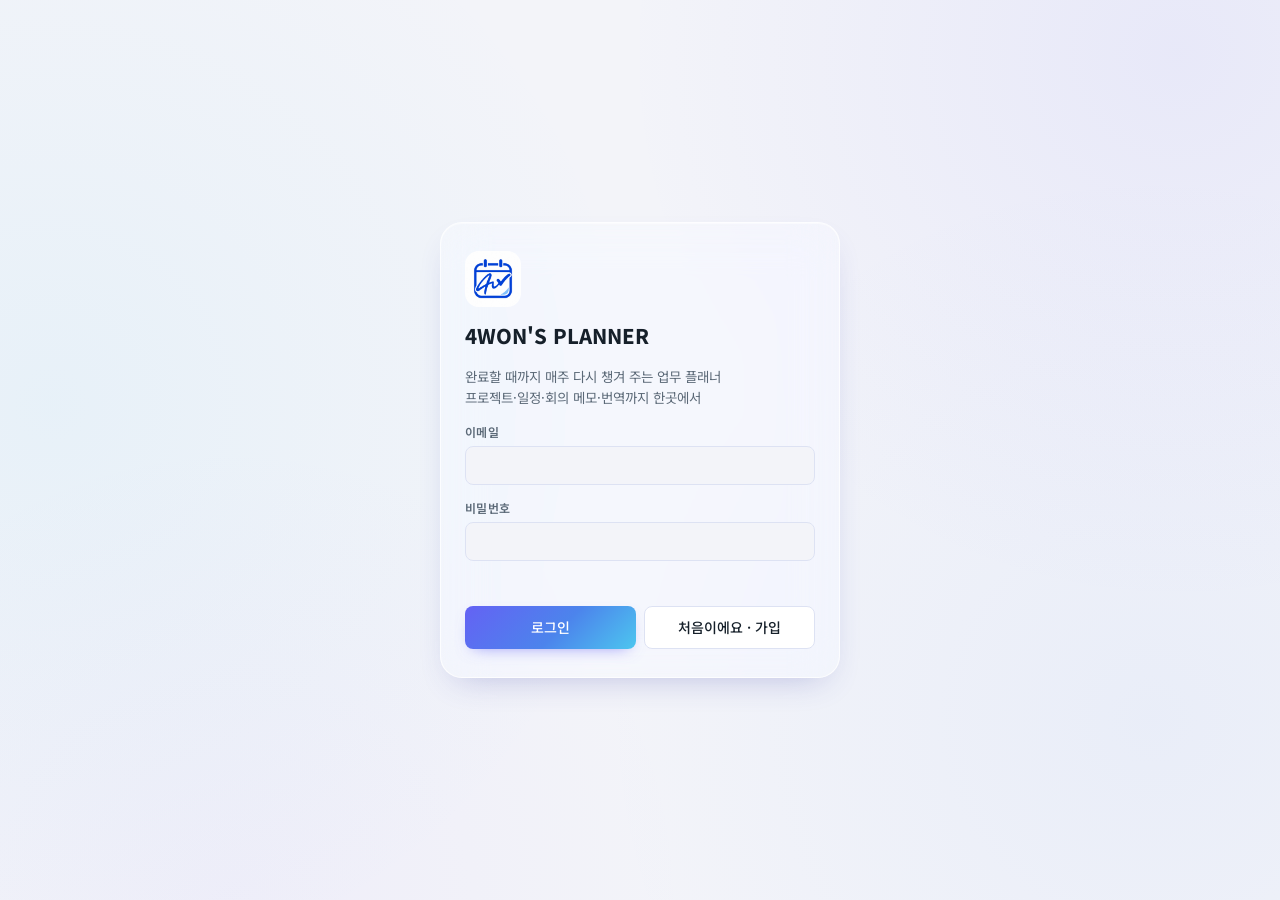
<file: docs/index.html>
<!doctype html>
<html lang="ko">
<head>
<meta charset="utf-8">
<meta name="viewport" content="width=device-width,initial-scale=1,viewport-fit=cover">
<title>4WON'S PLANNER</title>
<meta name="description" content="업무·프로젝트·일정·회의 메모를 한곳에서. 마감 전부터 매주 체크리스트에 올라오는 플래너">
<meta name="theme-color" content="#f3f4f9">
<meta name="color-scheme" content="light">
<link rel="manifest" href="manifest.webmanifest">
<link rel="icon" type="image/png" href="icons/icon-192.png">
<link rel="apple-touch-icon" sizes="180x180" href="icons/apple-touch-icon-v2.png">
<meta name="apple-mobile-web-app-capable" content="yes">
<meta name="mobile-web-app-capable" content="yes">
<meta name="apple-mobile-web-app-status-bar-style" content="default">
<meta name="apple-mobile-web-app-title" content="4WON'S PLANNER">
<link rel="preconnect" href="https://fonts.googleapis.com">
<link rel="preconnect" href="https://fonts.gstatic.com" crossorigin>
<link rel="stylesheet" href="https://fonts.googleapis.com/css2?family=Noto+Sans+KR:wght@400;500;600;700&display=swap">
<link rel="stylesheet" href="styles.css">
</head>
<body>

<section class="auth" id="auth" hidden>
  <form class="auth-card" id="authForm" novalidate>
    <img src="icons/icon-192.png" alt="" width="56" height="56">
    <h1>4WON'S PLANNER</h1>
    <p>완료할 때까지 매주 다시 챙겨 주는 업무 플래너<br>프로젝트·일정·회의 메모·번역까지 한곳에서</p>
    <div class="field">
      <label for="a-email">이메일</label>
      <input type="email" id="a-email" autocomplete="username" required>
    </div>
    <div class="field">
      <label for="a-pw">비밀번호</label>
      <input type="password" id="a-pw" autocomplete="current-password" minlength="8" required>
    </div>
    <div class="auth-msg" id="authMsg" role="status"></div>
    <div class="auth-acts">
      <button type="submit" class="btn primary" id="authLogin">로그인</button>
      <button type="button" class="btn" id="authSignup">처음이에요 · 가입</button>
    </div>
  </form>
</section>

<div class="shell" id="main" hidden>
  <aside class="side" aria-label="메뉴">
    <div class="side-brand"><img src="icons/icon-192.png" alt="" width="28" height="28"><b>4WON'S PLANNER</b></div>
    <button class="btn primary side-add js-add" type="button">+ 추가</button>
    <nav class="side-nav" aria-label="화면">
      <button type="button" data-view="home"><svg viewBox="0 0 24 24"><path d="M4 11l8-6.5 8 6.5"/><path d="M6 9.5V19h12V9.5"/></svg><span>홈</span></button>
      <button type="button" data-view="week"><svg viewBox="0 0 24 24"><path d="M4 6h16M4 12h10M4 18h7"/><path d="M15 17l2 2 4-4"/></svg><span>이번 주</span></button>
      <button type="button" data-view="calendar"><svg viewBox="0 0 24 24"><rect x="3.5" y="5" width="17" height="15" rx="2"/><path d="M3.5 10h17M8 3v4M16 3v4"/></svg><span>캘린더</span></button>
      <button type="button" data-view="memos"><svg viewBox="0 0 24 24"><path d="M4 5h16v11H9l-5 4z"/><path d="M8 9h8M8 12h5"/></svg><span>메모</span></button>
      <button type="button" data-view="translate"><svg viewBox="0 0 24 24"><path d="M3.5 5.5h9M8 3.5v2M5.5 5.5c.6 3 2.6 5.4 5.6 6.4M10.6 5.5c-.6 3-2.6 5.4-5.6 6.4"/><path d="M12.5 20.5l4-9 4 9M14 17.3h5"/></svg><span>번역</span></button>
    </nav>
    <div class="side-sec">
      <div class="side-sec-head">
        <button type="button" class="side-sec-title" data-view="projects">프로젝트</button>
        <button type="button" class="side-plus" id="sideNewProject" aria-label="새 프로젝트" title="새 프로젝트">+</button>
      </div>
      <div class="side-projects" id="sideProjects"></div>
    </div>
    <div class="side-foot">
      <p class="sync-line"><span class="sync-dot js-sync-dot"></span><span class="js-sync-note">불러오는 중…</span></p>
      <button class="iconbtn js-settings" type="button" aria-label="설정" title="설정">
        <span class="ic-img ic-gear" aria-hidden="true"></span>
      </button>
    </div>
  </aside>

  <div class="mainarea">
    <header class="mtop">
      <div class="brand">
        <h1>4WON'S PLANNER</h1>
        <p><span class="sync-dot js-sync-dot"></span><span class="js-sync-note">불러오는 중…</span></p>
      </div>
      <button class="iconbtn js-add" type="button" aria-label="추가" title="추가"><span class="ic-img ic-plus" aria-hidden="true"></span></button>
      <button class="iconbtn js-settings" type="button" aria-label="설정" title="설정">
        <span class="ic-img ic-gear" aria-hidden="true"></span>
      </button>
    </header>

    <div id="banner" class="banner" hidden></div>

    <section id="view-home" class="view">
      <div class="page-head hello">
        <div><h1 id="dashHello">안녕하세요</h1><p id="dashDate"></p></div>
      </div>
      <div id="dashBody" class="home-grid"></div>
    </section>

    <section id="view-week" class="view" hidden>
      <div class="page-head"><h1>이번 주</h1></div>
      <div class="periodbar">
        <button class="navbtn" id="wkPrev" type="button" aria-label="이전 주">‹</button>
        <button class="navbtn" id="wkNext" type="button" aria-label="다음 주">›</button>
        <div class="period">
          <div class="period-label" id="wkLabel"></div>
          <div class="period-meta" id="wkMeta"></div>
        </div>
        <button class="btn ghost" id="wkToday" type="button">이번 주로</button>
      </div>
      <div id="weekBody" class="home-body"></div>
    </section>

    <section id="view-calendar" class="view" hidden>
      <div class="cal-head">
        <button class="btn ghost" id="mToday" type="button">오늘</button>
        <button class="navbtn" id="mPrev" type="button" aria-label="이전">‹</button>
        <button class="navbtn" id="mNext" type="button" aria-label="다음">›</button>
        <h1 class="cal-title" id="mLabel"></h1>
        <span class="spacer"></span>
        <div class="cal-filters" role="group" aria-label="표시할 항목">
          <label class="fchip f-todo"><input type="checkbox" data-cf="todo" checked><span>Todo</span></label>
          <label class="fchip f-event"><input type="checkbox" data-cf="event" checked><span>일정</span></label>
          <label class="fchip f-promo"><input type="checkbox" data-cf="promo"><span>프로모션</span></label>
        </div>
        <div class="seg" role="tablist" aria-label="보기">
          <button type="button" data-calview="month" aria-selected="true">월</button>
          <button type="button" data-calview="week" aria-selected="false">주</button>
        </div>
      </div>
      <div id="cal" class="mcal"></div>
      <div class="agenda" id="agenda"></div>
    </section>

    <section id="view-projects" class="view" hidden>
      <div id="projOverview"></div>
      <div id="projPage" hidden>
        <div class="ppage-head" id="projHead"></div>
        <div class="vtabs" role="tablist" aria-label="보기 방식">
          <button type="button" data-pview="dash" aria-selected="true">대시보드</button>
          <button type="button" data-pview="board" aria-selected="false">보드</button>
          <button type="button" data-pview="table" aria-selected="false">메인 테이블</button>
          <button type="button" data-pview="timeline" aria-selected="false">타임라인</button>
        </div>
        <div class="ptoolbar">
          <button class="btn primary" id="projNewTask" type="button">+ 새 업무</button>
          <input type="search" id="projSearch" placeholder="업무 검색 · #해시태그" aria-label="업무 검색">
          <label class="inline-check" for="hideDone" id="hideDoneWrap"><input type="checkbox" id="hideDone" checked><span>완료 숨기기</span></label>
        </div>
        <div id="projBody" class="proj-body"></div>
      </div>
    </section>

    <section id="view-memos" class="view" hidden>
      <div class="memo-layout" id="memoLayout">
        <aside class="memo-side">
          <button class="btn primary" id="memoNew" type="button">+ 새 메모</button>
          <div id="memoItems" class="memo-items"></div>
        </aside>
        <section class="memo-pane" id="memoPane" hidden>
          <div class="memo-head">
            <button class="navbtn back" id="memoBack" type="button" aria-label="메모 목록으로">‹</button>
            <input type="text" id="memoTitle" class="memo-title" maxlength="80" aria-label="메모 제목">
            <select id="memoProject" aria-label="연결 프로젝트"></select>
            <button class="linkbtn danger" id="memoDelete" type="button">메모 삭제</button>
          </div>
          <div id="memoRecaps" class="memo-recaps"></div>
          <div id="memoStream" class="memo-stream" aria-live="polite"></div>
          <div class="composer">
            <textarea id="memoInput" rows="2" aria-label="메모 입력 (엔터로 보내기, Shift+엔터로 줄바꿈)"></textarea>
            <div class="composer-bar">
              <button class="composer-tool ai" id="memoAiRecap" type="button" title="Gemini가 이 메모를 회의 정리본과 등록 제안으로 바꿉니다"><svg viewBox="0 0 24 24" aria-hidden="true"><path d="M12 3c.6 4.6 3.4 7.4 9 9-5.6 1.6-8.4 4.4-9 9-.6-4.6-3.4-7.4-9-9 5.6-1.6 8.4-4.4 9-9z"/></svg><span>AI 리캡</span></button>
              <span class="spacer"></span>
              <button class="send-btn" id="memoSend" type="button" aria-label="보내기" title="보내기 (엔터)" disabled><svg viewBox="0 0 24 24" aria-hidden="true"><path d="M12 19V5M6 11l6-6 6 6"/></svg></button>
            </div>
          </div>
          <div class="recap-hint" id="recapHint"></div>
        </section>
        <div class="memo-empty" id="memoEmpty">
          <div class="empty"><strong>회의하면서 바로 적어 두세요</strong><p>메모방을 하나 만들고 엔터만 치면 한 줄씩 쌓입니다. 각 줄은 업무나 일정으로 바로 보낼 수 있고, Claude에게 리캡을 부탁하면 정리와 등록 제안이 여기 붙습니다.</p></div>
        </div>
      </div>
    </section>
    <section id="view-translate" class="view" hidden>
      <div class="page-head lt-head">
        <h2>실시간 번역</h2>
        <span class="spacer"></span>
        <div class="seg" id="tlSrc" role="tablist" aria-label="말하는 언어">
          <button type="button" data-lang="en">English</button><button type="button" data-lang="ja">日本語</button><button type="button" data-lang="ko">한국어</button>
        </div>
      </div>
      <div class="lt-opts">
        <span class="lt-label">번역</span>
        <div class="chips" id="tlTargets">
          <label class="chip-check"><input type="checkbox" value="ko">한국어</label>
          <label class="chip-check"><input type="checkbox" value="ja">日本語</label>
          <label class="chip-check"><input type="checkbox" value="en">English</label>
        </div>
        <span class="spacer"></span>
        <button class="btn ghost lt-fs" id="tlFsDown" type="button" aria-label="글자 작게">가−</button>
        <button class="btn ghost lt-fs" id="tlFsUp" type="button" aria-label="글자 크게">가+</button>
      </div>
      <div class="lt-log" id="tlLog" aria-live="polite">
        <div class="lt-empty" id="tlEmpty"><strong>회의 중에 켜 두세요</strong><p>듣기를 누르면 말하는 내용이 자막으로 흐르고, 말이 잠깐 멈출 때마다 한 문장씩 정리되며 번역이 붙습니다. 끝나면 메모로 저장해 AI 리캡으로 정리할 수 있습니다.</p></div>
      </div>
      <div class="lt-dock">
        <button class="lt-mic" id="tlMic" type="button" aria-label="듣기 시작"><svg viewBox="0 0 24 24"><rect x="9" y="2.5" width="6" height="11.5" rx="3"/><path d="M5 10a7 7 0 0 0 14 0M12 17v4"/></svg><span>듣기</span></button>
        <p class="lt-status" id="tlStatus">대기 중</p>
        <button class="btn primary" id="tlSave" type="button" disabled>메모로 저장</button>
        <button class="btn ghost" id="tlOpenMemo" type="button" hidden>메모 열기</button>
        <button class="btn ghost" id="tlClear" type="button">새 회의</button>
      </div>
      <details class="lt-settings">
        <summary>번역 설정</summary>
        <div class="lt-grid">
          <label>음성 인식<select id="tlStt"><option value="device">기기 내장 (무료, 화자 구분 없음)</option><option value="azure">Azure 화자 자동 구분 (월 5시간 무료)</option></select></label>
          <label>번역 엔진<select id="tlEngine"><option value="google">무료 (키 없음, Google 웹 번역)</option><option value="azure">Azure Translator 무료 키 (월 200만 자)</option></select></label>
          <label>문장 끊는 기준<select id="tlPause"><option value="900">짧게 0.9초</option><option value="1300">보통 1.3초</option><option value="2000">길게 2초</option></select></label>
          <div id="tlAzure" class="lt-azure" hidden>
            <label>Azure 키<input type="password" id="tlAzKey" autocomplete="off"></label>
            <label>Azure 지역<input type="text" id="tlAzRegion" autocomplete="off" placeholder="koreacentral"></label>
          </div>
          <label class="lt-check"><input type="checkbox" id="tlPreview"> 말하는 중에도 번역 미리보기</label>
          <label class="lt-check"><input type="checkbox" id="tlWake"> 듣는 동안 화면 꺼짐 방지</label>
        </div>
        <p class="quiet">무료 엔진이 막히면 MyMemory(하루 약 5천 자)로 넘어갑니다. 번역 기록과 키는 이 기기에만 저장되고, 메모로 저장한 것만 동기화됩니다. 아이폰은 설정 › Siri › 받아쓰기가 켜져 있어야 합니다.</p>
        <p class="quiet">번역이 멈추면 바로 아래 버튼으로 진단 기록을 복사해 Claude에게 붙여 넣어 주세요. <button class="linkbtn" id="tlDiag" type="button">진단 기록 복사</button></p>
      </details>
    </section>
  </div>

  <nav class="bottom-nav" aria-label="화면">
    <button type="button" data-view="home"><svg viewBox="0 0 24 24"><path d="M4 11l8-6.5 8 6.5"/><path d="M6 9.5V19h12V9.5"/></svg><span>홈</span></button>
    <button type="button" data-view="week"><svg viewBox="0 0 24 24"><path d="M4 6h16M4 12h10M4 18h7"/><path d="M15 17l2 2 4-4"/></svg><span>이번 주</span></button>
    <button type="button" data-view="calendar"><svg viewBox="0 0 24 24"><rect x="3.5" y="5" width="17" height="15" rx="2"/><path d="M3.5 10h17M8 3v4M16 3v4"/></svg><span>캘린더</span></button>
    <button type="button" data-view="projects"><svg viewBox="0 0 24 24"><rect x="3.5" y="4" width="5" height="16" rx="1.5"/><rect x="10" y="4" width="5" height="10" rx="1.5"/><rect x="16.5" y="4" width="4" height="13" rx="1.5"/></svg><span>프로젝트</span></button>
    <button type="button" data-view="memos"><svg viewBox="0 0 24 24"><path d="M4 5h16v11H9l-5 4z"/><path d="M8 9h8M8 12h5"/></svg><span>메모</span></button>
      <button type="button" data-view="translate"><svg viewBox="0 0 24 24"><path d="M3.5 5.5h9M8 3.5v2M5.5 5.5c.6 3 2.6 5.4 5.6 6.4M10.6 5.5c-.6 3-2.6 5.4-5.6 6.4"/><path d="M12.5 20.5l4-9 4 9M14 17.3h5"/></svg><span>번역</span></button>
  </nav>
</div>

<dialog id="sheet" aria-label="편집"></dialog>
<div id="toast" class="toast" role="status" hidden></div>

<script src="vendor/supabase.js"></script>
<script src="config.js"></script>
<script type="module" src="js/main.js"></script>
</body>
</html>
</file>
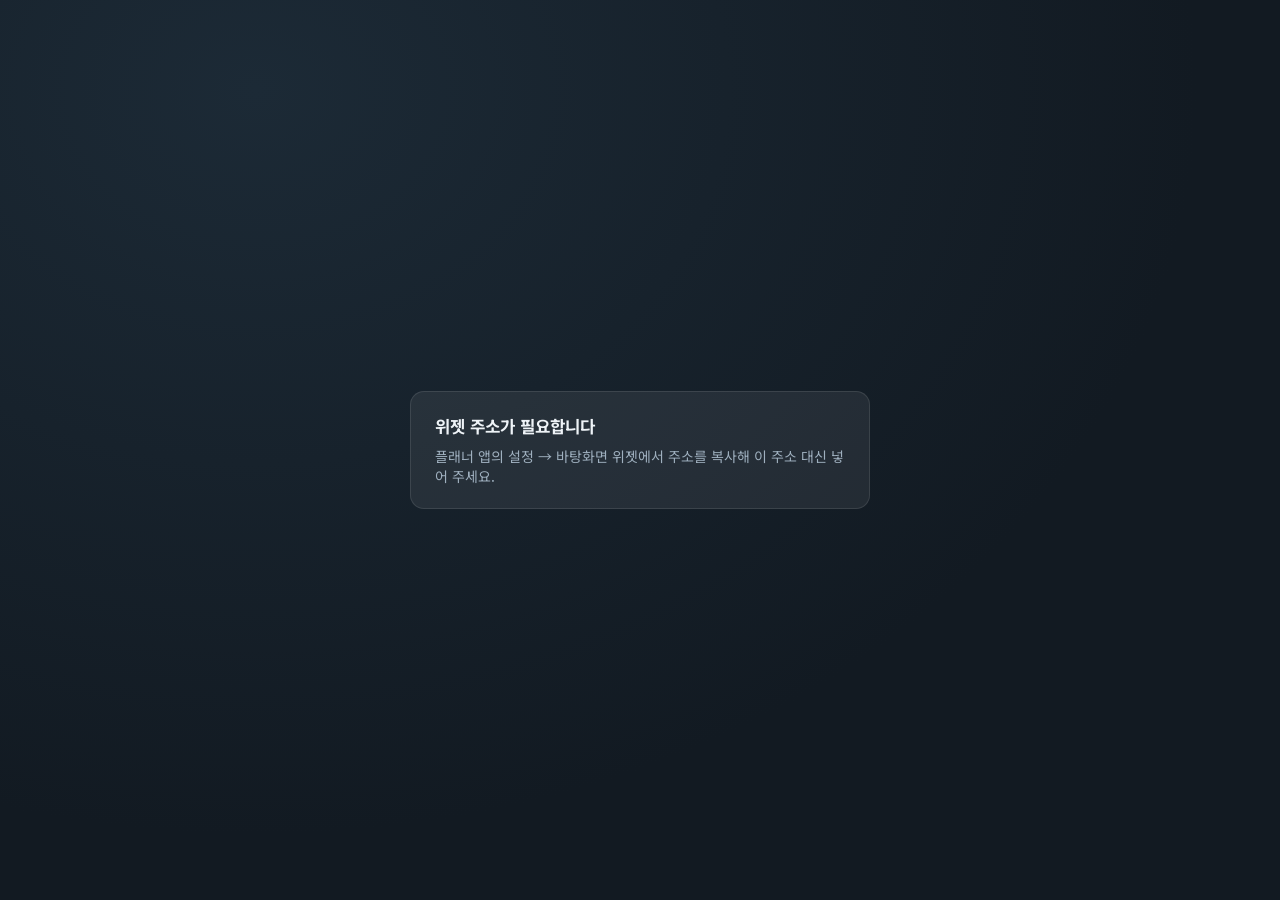
<file: docs/widget.html>
<!doctype html>
<html lang="ko">
<head>
<meta charset="utf-8">
<meta name="viewport" content="width=device-width, initial-scale=1">
<title>플래너 위젯</title>
<meta name="robots" content="noindex">
<link rel="icon" type="image/png" href="icons/icon-192.png">
<link rel="preconnect" href="https://fonts.googleapis.com">
<link rel="preconnect" href="https://fonts.gstatic.com" crossorigin>
<link rel="stylesheet" href="https://fonts.googleapis.com/css2?family=Noto+Sans+KR:wght@400;500;600;700&display=swap">
<link rel="stylesheet" href="widget.css">
<script src="config.js"></script>
</head>
<body>
<section class="wg-cal" id="wgCal" aria-label="월 달력">
  <div class="cal-top">
    <h2 id="calTitle"></h2>
    <button type="button" class="cal-btn" id="calPrev" aria-label="이전 달">‹</button>
    <button type="button" class="cal-btn" id="calToday">오늘</button>
    <button type="button" class="cal-btn" id="calNext" aria-label="다음 달">›</button>
  </div>
  <div class="cal-dow" id="calDow"></div>
  <div class="cal-grid" id="calGrid"></div>
  <div class="cal-hint">날짜를 두 번 누르면 앱에서 열립니다</div>
</section>
<main class="wg" id="wg">
  <header class="wg-clock">
    <div class="wg-time" id="wgTime">--:--</div>
    <div class="wg-date" id="wgDate"></div>
  </header>
  <section class="wg-card wg-weather" id="wgWeather" aria-label="날씨"></section>
  <section class="wg-card" aria-labelledby="wgTodayH">
    <h2 id="wgTodayH">오늘 일정</h2>
    <div id="wgToday"></div>
  </section>
  <section class="wg-card" aria-labelledby="wgWeekH">
    <div class="wg-h"><h2 id="wgWeekH">이번 주 체크리스트</h2><span class="wg-count" id="wgWeekCount"></span></div>
    <div class="wg-bar" aria-hidden="true"><span id="wgWeekBar"></span></div>
    <div id="wgWeek"></div>
  </section>
  <section class="wg-card" aria-labelledby="wgNextH">
    <h2 id="wgNextH">다가오는 일정</h2>
    <div id="wgNext"></div>
  </section>
  <footer class="wg-foot" id="wgFoot"></footer>
</main>
<script type="module" src="js/widget.js"></script>
</body>
</html>
</file>
<file: docs/styles.css>
/* Layout: desktop = left sidebar (views + projects) and a fluid work area; phones = top bar,
   one column, bottom tab bar. Work-management look: colored groups, filled status cells,
   Google-style calendar grids. */
:root {
  --bg: #f2f4f6; --surface: #ffffff; --ink: #16202a; --muted: #5b6977; --line: #dbe2e8;
  --accent: #1d5c8c; --accent-ink: #ffffff; --soft: #e6eef5; --mark: #f3cf5a;
  --late: #bf3d2a; --late-soft: #fbe9e5; --ok: #2b7a52;
  --tag-teal: #127c86; --tag-amber: #b67b0c; --tag-rose: #c03d68; --tag-violet: #6648bd; --tag-slate: #56687a;
  --tag-blue: #2a66c2; --tag-green: #2f7f45; --tag-orange: #c45a17; --tag-brown: #85563a;
  --on-tag: #ffffff;
  --st-todo: #8a96a3; --st-doing: #2f72c4; --st-stuck: #cc4a40; --st-done: #23946c; --on-st: #ffffff;
  --sat: #2f6fc0; --sun: #c8402f;
  --f-body: "Noto Sans KR", "Apple SD Gothic Neo", "Malgun Gothic", system-ui, sans-serif;
  --f-mono: "Noto Sans KR", "Apple SD Gothic Neo", "Malgun Gothic", system-ui, sans-serif; /* one family everywhere; digits use tabular-nums */
  --r: 10px;
  color-scheme: light;
}
* { box-sizing: border-box; }
html { -webkit-text-size-adjust: 100%; font-size: 15px; }
body { margin: 0; background: var(--bg); color: var(--ink); font-family: var(--f-body); font-size: 14px; line-height: 1.5; -webkit-tap-highlight-color: transparent; }
button, input, select, textarea { font: inherit; color: inherit; }
button { cursor: pointer; }
:focus-visible { outline: 2px solid var(--accent); outline-offset: 2px; }
[hidden] { display: none !important; }
h1, h2, h3, h4 { text-wrap: balance; }

/* ---------- primitives ---------- */
.btn { border: 1px solid var(--line); background: var(--surface); padding: 7px 14px; border-radius: 8px; font-weight: 500; }
.btn.primary { background: var(--accent); border-color: var(--accent); color: var(--accent-ink); }
.btn.ghost { background: transparent; }
.btn.danger { color: var(--late); border-color: var(--late); background: transparent; }
.btn.danger.armed { background: var(--late); color: var(--surface); }
.btn:disabled { opacity: .5; cursor: default; }
a.btn { text-decoration: none; color: var(--ink); display: inline-block; }
.iconbtn { width: 36px; height: 36px; border-radius: 8px; border: 1px solid var(--line); background: var(--surface); display: grid; place-items: center; padding: 0; flex: none; }
.iconbtn svg { width: 18px; height: 18px; stroke: var(--ink); fill: none; stroke-width: 1.8; }
.navbtn { width: 34px; height: 34px; border-radius: 8px; border: 1px solid var(--line); background: var(--surface); font-size: 1.1rem; line-height: 1; flex: none; }
.linkbtn { border: 0; background: none; padding: 2px 4px; color: var(--accent); font-size: .84rem; font-weight: 500; border-radius: 6px; }
.linkbtn:hover { text-decoration: underline; }
.linkbtn.danger { color: var(--late); }
.linkbtn.armed { background: var(--late); color: var(--surface); text-decoration: none; padding: 2px 8px; }
.quiet { color: var(--muted); font-size: .86rem; margin: 0; }
.quiet.center { text-align: center; padding: 24px 0; }
.spacer { flex: 1; }
.dot { flex: none; width: 8px; height: 8px; border-radius: 50%; background: var(--c, var(--tag-teal)); }
.dot.big { width: 12px; height: 12px; }
.dot.all { background: var(--muted); }
.pill { font-size: .74rem; padding: 1px 7px; border-radius: 999px; border: 1px solid var(--line); white-space: nowrap; }
.pill.weekly { border-color: var(--accent); color: var(--accent); }
.pill.proj, .pill.grp { background: var(--soft); color: var(--ink); }
.pill.st-doing { border-color: var(--st-doing); color: var(--st-doing); }
.pill.st-stuck { border-color: var(--st-stuck); color: var(--st-stuck); }
.pill.late { border-color: var(--late); color: var(--late); }
.pill.pr-3 { border-color: var(--late); color: var(--late); }
.pill.pr-2 { border-color: var(--tag-amber); color: var(--tag-amber); }
.pill.recap-pill { border-color: var(--tag-amber); color: var(--tag-amber); }
.dday { font-family: var(--f-mono); font-size: .76rem; padding: 1px 7px; border-radius: 999px; background: var(--soft); color: var(--ink); white-space: nowrap; }
.dday.late { background: var(--late); color: var(--surface); }
.dday.today { background: var(--mark); color: var(--ink); }
.banner { background: var(--soft); border: 1px solid var(--line); border-radius: var(--r); padding: 10px 14px; font-size: .88rem; margin-bottom: 14px; }
.banner.warn { background: var(--late-soft); border-color: var(--late); }
.toast { position: fixed; left: 50%; transform: translateX(-50%); bottom: calc(24px + env(safe-area-inset-bottom, 0px)); background: var(--ink); color: var(--bg); padding: 10px 16px; border-radius: 10px; font-size: .9rem; z-index: 50; max-width: calc(100vw - 32px); }
.empty { background: var(--surface); border: 1px dashed var(--line); border-radius: var(--r); padding: 28px 20px; text-align: center; color: var(--muted); display: grid; gap: 12px; justify-items: center; }
.empty strong { color: var(--ink); font-size: 1.02rem; }
.empty p { margin: 0; max-width: 52ch; }
.empty .acts { display: flex; gap: 8px; flex-wrap: wrap; justify-content: center; }
.inline-check { display: inline-flex; gap: 6px; align-items: center; font-size: .88rem; color: var(--muted); cursor: pointer; }
.inline-check input { accent-color: var(--accent); width: 16px; height: 16px; }
.c-teal { --c: var(--tag-teal); } .c-amber { --c: var(--tag-amber); } .c-rose { --c: var(--tag-rose); } .c-violet { --c: var(--tag-violet); } .c-slate { --c: var(--tag-slate); }
.c-blue { --c: var(--tag-blue); } .c-green { --c: var(--tag-green); } .c-orange { --c: var(--tag-orange); } .c-brown { --c: var(--tag-brown); }
* { font-variant-numeric: tabular-nums; }
.sync-dot { width: 7px; height: 7px; border-radius: 50%; background: var(--muted); flex: none; }
.sync-dot.ok { background: var(--ok); } .sync-dot.wait { background: var(--tag-amber); } .sync-dot.err { background: var(--late); }

/* ---------- shell ---------- */
.shell { min-height: 100dvh; }
.side { display: none; }
.bottom-nav { display: none; }
.mainarea { min-width: 0; padding-top: calc(16px + env(safe-area-inset-top, 0px)); padding-bottom: calc(40px + env(safe-area-inset-bottom, 0px)); padding-left: max(16px, env(safe-area-inset-left, 0px)); padding-right: max(16px, env(safe-area-inset-right, 0px)); }
.view { min-width: 0; }
.mtop { display: flex; align-items: center; gap: 10px; margin-bottom: 14px; }
.mtop .brand { flex: 1; min-width: 0; }
.mtop h1 { margin: 0; font-size: 1.15rem; font-weight: 700; }
.mtop p { margin: 0; color: var(--muted); font-size: .8rem; display: flex; align-items: center; gap: 6px; }
.page-head { display: flex; align-items: center; gap: 10px; margin-bottom: 16px; flex-wrap: wrap; }
.page-head h1, .page-head h2 { margin: 0; font-size: 1.5rem; font-weight: 700; letter-spacing: -.01em; }
.page-head.hello p { margin: 2px 0 0; color: var(--muted); }

@media (min-width: 900px) {
  .shell { display: grid; grid-template-columns: 250px minmax(0, 1fr); }
  .side { display: flex; flex-direction: column; gap: 14px; position: sticky; top: 0; height: 100dvh; overflow-y: auto; background: var(--surface); border-right: 1px solid var(--line); padding: 18px 12px 14px; }
  .mtop { display: none; }
  .mainarea { padding: 26px 32px 48px; }
}
.side-brand { display: flex; align-items: center; gap: 10px; padding: 0 6px; font-size: .98rem; }
.side-brand img { border-radius: 7px; }
.side-add { width: 100%; padding-block: 9px; }
.side-nav { display: grid; gap: 2px; }
.side-nav button, .side-proj { display: flex; align-items: center; gap: 10px; width: 100%; background: none; border: 0; padding: 8px 10px; border-radius: 8px; text-align: left; color: var(--ink); }
.side-nav svg { width: 18px; height: 18px; fill: none; stroke: currentColor; stroke-width: 1.8; stroke-linecap: round; stroke-linejoin: round; }
.side-nav button:hover, .side-proj:hover { background: var(--bg); }
.side-nav button[aria-current="true"], .side-proj.on { background: var(--soft); color: var(--accent); font-weight: 600; }
.side-sec { display: grid; gap: 2px; }
.side-sec-head { display: flex; align-items: center; padding: 0 4px 0 0; }
.side-sec-title { flex: 1; background: none; border: 0; text-align: left; font-size: .78rem; color: var(--muted); letter-spacing: .06em; padding: 6px 10px; font-weight: 600; border-radius: 6px; }
.side-sec-title[aria-current="true"] { color: var(--accent); }
.side-plus { width: 26px; height: 26px; border-radius: 6px; border: 1px solid var(--line); background: var(--surface); color: var(--muted); line-height: 1; }
.side-proj-name { flex: 1; min-width: 0; overflow: hidden; text-overflow: ellipsis; white-space: nowrap; }
.side-count { font-family: var(--f-mono); font-size: .74rem; color: var(--muted); }
.side-foot { margin-top: auto; display: flex; align-items: center; gap: 8px; padding: 8px 4px 0; border-top: 1px solid var(--line); }
.sync-line { flex: 1; margin: 0; font-size: .78rem; color: var(--muted); display: flex; align-items: center; gap: 6px; }

@media (max-width: 899px) {
  .mainarea { padding-bottom: calc(86px + env(safe-area-inset-bottom, 0px)); }
  .bottom-nav { display: grid; grid-template-columns: repeat(6, 1fr); position: fixed; left: 0; right: 0; bottom: 0; z-index: 30; background: var(--surface); border-top: 1px solid var(--line); padding: 6px max(6px, env(safe-area-inset-right, 0px)) calc(6px + env(safe-area-inset-bottom, 0px)) max(6px, env(safe-area-inset-left, 0px)); }
  .bottom-nav button { display: flex; flex-direction: column; align-items: center; gap: 2px; background: none; border: 0; padding: 6px 0; border-radius: 10px; font-size: 11px; color: var(--muted); }
  .bottom-nav svg { width: 22px; height: 22px; fill: none; stroke: currentColor; stroke-width: 1.8; stroke-linecap: round; stroke-linejoin: round; }
  .bottom-nav button[aria-current="true"] { color: var(--accent); background: var(--soft); font-weight: 600; }
  .toast { bottom: calc(86px + env(safe-area-inset-bottom, 0px)); }
}

/* ---------- task rows (이번 주, lists) ---------- */
.group { display: grid; gap: 6px; }
.group + .group { margin-top: 18px; }
.group-head { display: flex; align-items: baseline; gap: 8px; font-size: .8rem; font-weight: 600; letter-spacing: .06em; color: var(--muted); padding-left: 2px; }
.group-head .count { font-family: var(--f-mono); font-weight: 500; }
.group-head.late { color: var(--late); }
.group-note { font-weight: 400; letter-spacing: 0; }
.row { display: flex; align-items: center; gap: 12px; background: var(--surface); border: 1px solid var(--line); border-radius: var(--r); padding: 10px 12px; }
.row.late { border-color: color-mix(in srgb, var(--late) 45%, var(--line)); }
.check { flex: none; width: 24px; height: 24px; border-radius: 7px; border: 2px solid var(--muted); background: transparent; display: grid; place-items: center; padding: 0; transition: background .15s, border-color .15s; }
.check svg { width: 14px; height: 14px; stroke: var(--accent-ink); opacity: 0; }
.check[aria-pressed="true"] { background: var(--accent); border-color: var(--accent); }
.check[aria-pressed="true"] svg { opacity: 1; }
.check.weekly { border-radius: 50%; }
.row-main { flex: 1 1 auto; min-width: 0; cursor: pointer; }
.row-title { font-weight: 500; display: flex; align-items: center; gap: 8px; min-width: 0; }
.row-title span.t { overflow-wrap: anywhere; }
.row.is-checked .row-title span.t { color: var(--muted); }
.row.is-done .row-title span.t { text-decoration: line-through; color: var(--muted); }
.row-meta { display: flex; flex-wrap: wrap; gap: 4px 10px; color: var(--muted); font-size: .82rem; margin-top: 2px; font-variant-numeric: tabular-nums; align-items: center; }
.finish { flex: none; border: 1px solid var(--line); background: transparent; border-radius: 8px; padding: 5px 10px; font-size: .82rem; color: var(--muted); }
.finish:hover { color: var(--ok); border-color: var(--ok); }
.periodbar { display: flex; align-items: center; gap: 10px; flex-wrap: wrap; }
.period { flex: 1 1 220px; min-width: 0; }
.period-label { font-size: 1.1rem; font-weight: 600; }
.period-label .hl, .auth-card h1 .hl { background: linear-gradient(transparent 60%, var(--mark) 60%, var(--mark) 92%, transparent 92%); padding: 0 2px; }
.period-meta { color: var(--muted); font-size: .85rem; font-variant-numeric: tabular-nums; }
.wkno { font-family: var(--f-mono); font-size: .78rem; color: var(--muted); letter-spacing: .04em; }
.home-body { display: grid; gap: 22px; margin-top: 14px; }
.sched, .week-tasks { display: grid; gap: 6px; }
.day { display: grid; grid-template-columns: 52px minmax(0, 1fr); gap: 10px; align-items: start; }
.day-label { border: 1px solid var(--line); background: var(--surface); border-radius: 10px; padding: 6px 0; display: grid; justify-items: center; line-height: 1.15; }
.day-label .dow { font-size: 11px; color: var(--muted); }
.day-label .dow.sun { color: var(--sun); }
.day-label .dnum { font-family: var(--f-mono); font-size: 1.05rem; }
.day.is-today .day-label { background: var(--accent); border-color: var(--accent); color: var(--accent-ink); }
.day.is-today .day-label .dow { color: inherit; }
.day-list { display: grid; gap: 6px; min-width: 0; }
.day-list > .quiet { padding: 10px 0; }
.ev-row { display: flex; gap: 12px; align-items: flex-start; text-align: left; width: 100%; background: var(--surface); border: 1px solid var(--line); border-radius: var(--r); padding: 9px 12px; }
.ev-row.ext { background: transparent; border-style: dashed; cursor: default; }
.ev-time { font-family: var(--f-mono); font-size: .78rem; color: var(--muted); min-width: 84px; padding-top: 2px; font-variant-numeric: tabular-nums; }
.ev-main { display: grid; gap: 2px; min-width: 0; }
.ev-title { display: flex; gap: 8px; align-items: center; font-weight: 500; overflow-wrap: anywhere; }
.ev-meta { font-size: .8rem; color: var(--muted); }
.mini-row { display: flex; gap: 10px; align-items: center; width: 100%; text-align: left; border: 1px solid var(--line); background: var(--bg); border-radius: 8px; padding: 8px 10px; }
.mini-row.ext { border-style: dashed; cursor: default; }
.mini-row.done .mini-title { text-decoration: line-through; color: var(--muted); }
.mini-time { font-family: var(--f-mono); font-size: .76rem; color: var(--muted); min-width: 56px; }
.mini-title { flex: 1; min-width: 0; overflow-wrap: anywhere; }

/* ---------- dashboards ---------- */
.dash { display: grid; gap: 16px; }
.dash-top { display: grid; grid-template-columns: minmax(0, 1.35fr) minmax(0, 1fr); gap: 16px; }
.dash-row { display: grid; grid-template-columns: repeat(2, minmax(0, 1fr)); gap: 16px; }
.widget { background: var(--surface); border: 1px solid var(--line); border-radius: 12px; padding: 16px; display: grid; gap: 12px; align-content: start; min-width: 0; }
.widget h3 { margin: 0; font-size: 1rem; }
.widget h4, .sub-h { margin: 4px 0 0; font-size: .82rem; color: var(--muted); font-weight: 600; }
.wx-head { display: flex; align-items: center; gap: 8px; }
.wx-now { display: grid; grid-template-columns: auto 1fr; gap: 6px 14px; align-items: center; }
.wx-icon svg { width: 24px; height: 24px; fill: none; stroke: var(--accent); stroke-width: 1.6; stroke-linecap: round; stroke-linejoin: round; }
.wx-icon.big svg { width: 54px; height: 54px; }
.wx-temp { display: grid; }
.wx-temp > b { font-size: 2.2rem; line-height: 1.1; font-variant-numeric: tabular-nums; }
.wx-temp span { color: var(--muted); font-size: .88rem; }
.wx-range { grid-column: 1 / -1; font-size: .84rem; color: var(--muted); }
.wx-days { display: grid; grid-template-columns: repeat(3, 1fr); gap: 8px; }
.wx-day { background: var(--bg); border-radius: 10px; padding: 8px 4px; display: grid; justify-items: center; gap: 2px; font-size: .82rem; }
.wx-hl { font-variant-numeric: tabular-nums; }
.wx-pop { color: var(--muted); font-size: .74rem; }
.week-sum { display: flex; align-items: center; gap: 20px; flex-wrap: wrap; }
.ring { position: relative; width: 96px; height: 96px; flex: none; }
.ring svg { width: 100%; height: 100%; transform: rotate(-90deg); }
.ring circle { fill: none; stroke-width: 5; }
.ring-bg { stroke: var(--soft); }
.ring-fg { stroke: var(--accent); stroke-linecap: round; }
.ring b { position: absolute; inset: 0; display: grid; place-items: center; font-size: 1.25rem; font-variant-numeric: tabular-nums; }
.week-nums { display: grid; grid-template-columns: repeat(2, minmax(90px, auto)); gap: 8px 22px; }
.wn { display: grid; }
.wn b { font-size: 1.3rem; font-variant-numeric: tabular-nums; }
.wn span { font-size: .78rem; color: var(--muted); }
.wn.late b { color: var(--late); }
.hbars { display: grid; gap: 6px; }
.hbar { display: grid; grid-template-columns: minmax(80px, 200px) minmax(0, 1fr) 48px; gap: 12px; align-items: center; background: none; border: 0; padding: 6px; border-radius: 8px; text-align: left; }
button.hbar:hover { background: var(--bg); }
.hbar-label { display: flex; align-items: center; gap: 8px; min-width: 0; overflow: hidden; white-space: nowrap; text-overflow: ellipsis; font-size: .9rem; }
.hbar-num { font-family: var(--f-mono); font-size: .8rem; color: var(--muted); text-align: right; }
.battery { display: flex; align-items: stretch !important; height: 14px; border-radius: 4px; overflow: hidden; background: var(--soft); gap: 1px; min-width: 0; }
.battery .seg { font-size: 11px; color: var(--on-st); display: grid; place-items: center; min-width: 4px; }
.seg.st-todo, .sw.st-todo, .vbar-fill.st-todo { background: var(--st-todo); }
.seg.st-doing, .sw.st-doing { background: var(--st-doing); }
.seg.st-stuck, .sw.st-stuck { background: var(--st-stuck); }
.seg.st-done, .sw.st-done { background: var(--st-done); }
.kpis { display: grid; grid-template-columns: repeat(auto-fit, minmax(140px, 1fr)); gap: 12px; }
.kpi { background: var(--surface); border: 1px solid var(--line); border-radius: 12px; padding: 14px 16px; display: grid; gap: 2px; }
.kpi-label { font-size: .84rem; color: var(--muted); }
.kpi-num { font-size: 2rem; font-weight: 600; font-variant-numeric: tabular-nums; line-height: 1.2; }
.kpi.st-doing .kpi-num { color: var(--st-doing); } .kpi.st-stuck .kpi-num { color: var(--st-stuck); } .kpi.st-done .kpi-num { color: var(--st-done); }
.donut-wrap { display: flex; gap: 22px; align-items: center; flex-wrap: wrap; }
.donut circle { fill: none; stroke-width: 6; }
.donut-bg { stroke: var(--soft); }
.donut-seg.st-todo { stroke: var(--st-todo); } .donut-seg.st-doing { stroke: var(--st-doing); } .donut-seg.st-stuck { stroke: var(--st-stuck); } .donut-seg.st-done { stroke: var(--st-done); }
.donut-num { fill: var(--ink); font-size: 7px; font-weight: 700; text-anchor: middle; font-family: var(--f-body); }
.legend-list { list-style: none; margin: 0; padding: 0; display: grid; gap: 6px; min-width: 140px; }
.legend-list li { display: flex; gap: 8px; align-items: center; font-size: .88rem; }
.legend-list .sw { width: 12px; height: 12px; border-radius: 3px; }
.legend-list b { margin-left: auto; font-variant-numeric: tabular-nums; }
.vbars { display: flex; gap: 14px; align-items: stretch; }
.vbar { flex: 1; display: grid; grid-template-rows: auto 120px auto; justify-items: center; gap: 4px; }
.vbar b { font-variant-numeric: tabular-nums; }
.vbar-track { width: min(44px, 100%); background: var(--soft); border-radius: 6px; display: flex; align-items: flex-end; overflow: hidden; }
.vbar-fill { width: 100%; background: var(--st-todo); border-radius: 6px 6px 0 0; }
.vbar.late .vbar-fill { background: var(--late); } .vbar.now .vbar-fill { background: var(--st-doing); } .vbar.muted .vbar-fill { background: var(--line); }
.vbar-label { font-size: .78rem; color: var(--muted); }
.dash-late { display: grid; gap: 6px; }

/* ---------- projects ---------- */
.pcards { display: grid; grid-template-columns: repeat(auto-fill, minmax(260px, 1fr)); gap: 14px; }
.pcard { background: var(--surface); border: 1px solid var(--line); border-radius: 12px; padding: 16px; display: grid; gap: 10px; text-align: left; }
.pcard:hover { border-color: var(--accent); }
.pcard-head { display: flex; align-items: center; gap: 8px; }
.pcard-name { font-weight: 600; font-size: 1.05rem; overflow-wrap: anywhere; }
.pcard-meta { display: flex; flex-wrap: wrap; gap: 6px; align-items: center; font-size: .82rem; color: var(--muted); }
.pcard-next { font-size: .8rem; color: var(--muted); overflow: hidden; text-overflow: ellipsis; white-space: nowrap; }
.archived { margin-top: 20px; }
.archived summary { cursor: pointer; color: var(--muted); font-size: .9rem; margin-bottom: 10px; }
.ppage-head { display: flex; align-items: center; gap: 10px; flex-wrap: wrap; }
.ppage-head h2 { margin: 0; font-size: 1.5rem; font-weight: 700; overflow-wrap: anywhere; }
.vtabs { display: flex; gap: 2px; border-bottom: 1px solid var(--line); margin-top: 12px; overflow-x: auto; }
.vtabs button { background: none; border: 0; padding: 9px 14px; color: var(--muted); font-weight: 500; white-space: nowrap; border-radius: 8px 8px 0 0; }
.vtabs button:hover { color: var(--ink); background: var(--soft); }
.vtabs button[aria-selected="true"] { color: var(--ink); font-weight: 600; box-shadow: inset 0 -2px 0 var(--accent); }
.ptoolbar { display: flex; gap: 10px; align-items: center; flex-wrap: wrap; margin: 14px 0; }
.ptoolbar input[type=search] { flex: 0 1 260px; min-width: 0; border: 1px solid var(--line); background: var(--surface); border-radius: 8px; padding: 7px 12px; }
.proj-body { min-width: 0; }
.mtable { display: grid; gap: 28px; }
.mgroup { min-width: 0; }
.mg-head { display: flex; align-items: center; gap: 6px; margin-bottom: 6px; }
.mg-toggle { width: 28px; height: 28px; border: 0; background: none; color: var(--c); font-size: 1.15rem; border-radius: 6px; }
.mg-toggle:hover { background: var(--soft); }
.mg-name { color: var(--c); font-weight: 700; font-size: 1.08rem; border: 1px solid transparent; background: transparent; border-radius: 6px; padding: 2px 6px; min-width: 4ch; max-width: min(420px, 60vw); field-sizing: content; width: 14ch; }
@supports (field-sizing: content) { .mg-name { width: auto; } }
.mg-name:hover, .mg-name:focus { border-color: var(--line); background: var(--surface); }
.mg-name.static { width: auto; }
.mg-count { font-size: .82rem; color: var(--muted); }
.mgroup.collapsed .mg-head { padding: 8px 6px; background: var(--surface); border: 1px solid var(--line); border-left: 6px solid var(--c); border-radius: 8px; }
.mg-table { background: var(--surface); border: 1px solid var(--line); border-left: 6px solid var(--c); border-radius: 8px; overflow: hidden; }
.mgroup.drop-into .mg-table { outline: 2px solid var(--accent); outline-offset: 2px; }
.mrow { display: grid; grid-template-columns: 22px 34px minmax(200px, 1fr) 128px 100px 180px 124px; align-items: stretch; min-height: 42px; border-bottom: 1px solid var(--line); position: relative; }
.mrow > * { display: flex; align-items: center; min-width: 0; }
.mrow > * + * { border-left: 1px solid var(--line); }
.mrow > .grip + .check, .mrow > .grip + span { border-left: 0; }
.mhead { min-height: 34px; font-size: .78rem; color: var(--muted); }
.mhead > span { justify-content: center; }
.mhead > span:nth-child(3) { justify-content: flex-start; padding-left: 10px; }
.mrow .check { margin: auto; }
.grip { justify-content: center; color: var(--muted); opacity: .0; cursor: grab; touch-action: none; }
.grip svg { width: 8px; height: 14px; fill: currentColor; }
.mrow:hover .grip { opacity: .7; }
.mtitle { gap: 6px; padding: 4px 10px; flex-wrap: wrap; }
.mtitle-btn { border: 0; background: none; padding: 2px 0; text-align: left; font-weight: 500; overflow-wrap: anywhere; color: var(--ink); }
.mtitle-btn:hover { color: var(--accent); }
.memo-mark { font-size: 11px; color: var(--muted); border: 1px dashed var(--line); border-radius: 4px; padding: 0 4px; }
.mrow.is-done .mtitle-btn { text-decoration: line-through; color: var(--muted); }
.stcell, .prcell { appearance: none; -webkit-appearance: none; border: 0; border-radius: 0; width: 100%; height: 100%; text-align: center; text-align-last: center; font-weight: 600; font-size: .86rem; padding: 0 6px; cursor: pointer; }
.stcell.st-todo { background: var(--st-todo); color: var(--on-st); }
.stcell.st-doing { background: var(--st-doing); color: var(--on-st); }
.stcell.st-stuck { background: var(--st-stuck); color: var(--on-st); }
.stcell.st-done { background: var(--st-done); color: var(--on-st); }
.prcell { background: transparent; color: var(--muted); font-weight: 500; }
.prcell.pr-1 { background: color-mix(in srgb, var(--tag-slate) 22%, var(--surface)); color: var(--ink); }
.prcell.pr-2 { background: var(--tag-amber); color: var(--on-tag); }
.prcell.pr-3 { background: var(--tag-rose); color: var(--on-tag); }
.mperiod, .mdue { justify-content: center; gap: 6px; font-size: .82rem; color: var(--muted); font-variant-numeric: tabular-nums; padding: 0 8px; }
.period-chip { --fill: 100%; border-radius: 999px; padding: 2px 10px; font-size: .78rem; color: var(--on-tag); background: linear-gradient(90deg, var(--c) var(--fill), color-mix(in srgb, var(--c) 45%, var(--surface)) var(--fill)); white-space: nowrap; }
.madd { min-height: 38px; }
.madd input { border: 0; background: transparent; padding: 0 10px; width: 100%; height: 100%; color: var(--ink); }
.madd input::placeholder { color: var(--muted); }
.msum { min-height: 34px; border-bottom: 0; background: var(--bg); }
.msum .battery { grid-column: 4; margin: 8px; height: 18px; border-radius: 4px; }
.msum > :nth-child(-n+3) { border-left: 0; }
.mrow.drop-before::before, .mrow.drop-after::after { content: ""; position: absolute; left: 0; right: 0; height: 3px; background: var(--accent); z-index: 2; }
.mrow.drop-before::before { top: -2px; } .mrow.drop-after::after { bottom: -2px; }
.mrow.dragging, .card.dragging { opacity: .35; }
.drag-ghost { position: fixed; left: 0; top: 0; z-index: 80; pointer-events: none; background: var(--surface); box-shadow: 0 12px 28px rgba(0, 0, 0, .22); border-radius: 8px; opacity: .95; }
body.is-dragging { user-select: none; -webkit-user-select: none; cursor: grabbing; }
.mrow, .card { -webkit-touch-callout: none; }
.addgroup { justify-self: start; }
.board { display: grid; grid-template-columns: repeat(4, minmax(230px, 1fr)); gap: 12px; overflow-x: auto; padding-bottom: 8px; max-width: 100%; }
.col { background: var(--surface); border: 1px solid var(--line); border-radius: 10px; padding: 0 10px 10px; display: grid; align-content: start; gap: 8px; min-height: 180px; overflow: hidden; }
.col-head { display: flex; align-items: center; gap: 8px; margin: 0 -10px; padding: 9px 12px; color: var(--on-st); font-weight: 600; }
.col.st-todo .col-head { background: var(--st-todo); } .col.st-doing .col-head { background: var(--st-doing); } .col.st-stuck .col-head { background: var(--st-stuck); } .col.st-done .col-head { background: var(--st-done); }
.col-head .count { margin-left: auto; font-family: var(--f-mono); font-size: .8rem; }
.col.over { outline: 2px solid var(--accent); outline-offset: -2px; background: var(--soft); }
.cards { display: grid; gap: 8px; }
.card { background: var(--surface); border: 1px solid var(--line); border-left: 4px solid var(--c, var(--line)); border-radius: 8px; padding: 10px; display: grid; gap: 6px; cursor: grab; user-select: none; }
.card.is-done .card-title { text-decoration: line-through; color: var(--muted); }
.card-title { font-weight: 500; overflow-wrap: anywhere; }
.tl-wrap { display: grid; gap: 8px; }
.tl { --dw: 28px; overflow-x: auto; border: 1px solid var(--line); border-radius: 10px; background: var(--surface); max-width: 100%; }
.tl-row { display: grid; grid-template-columns: 200px calc(var(--days) * var(--dw)); border-bottom: 1px solid var(--line); min-height: 36px; }
.tl-label { position: sticky; left: 0; z-index: 2; background: var(--surface); border: 0; border-right: 1px solid var(--line); display: flex; gap: 6px; align-items: center; padding: 6px 10px; text-align: left; font-size: .85rem; min-width: 0; color: var(--ink); }
.tl-label .t { overflow: hidden; text-overflow: ellipsis; white-space: nowrap; }
.tl-head .tl-label { font-size: .74rem; color: var(--muted); background: var(--bg); }
.tl-group .tl-label { color: var(--c); font-weight: 700; }
.tl-group { min-height: 32px; background: color-mix(in srgb, var(--c) 6%, var(--surface)); }
.tl-track { position: relative; display: grid; grid-template-columns: repeat(var(--days), var(--dw)); }
.tl-head .tl-track { background: var(--bg); }
.tl-day { display: grid; justify-items: center; align-content: end; font-size: 11px; color: var(--muted); font-family: var(--f-mono); padding: 4px 0; }
.tl-day b { font-family: var(--f-body); font-size: 11px; color: var(--ink); }
.tl-day.wkend { background: color-mix(in srgb, var(--soft) 60%, transparent); }
.tl-day.today span { background: var(--accent); color: var(--accent-ink); border-radius: 4px; padding: 0 3px; }
.tl-now { position: absolute; top: 0; bottom: 0; width: 2px; background: var(--late); opacity: .6; }
.tl-bar { position: absolute; top: 7px; height: 22px; border-radius: 999px; border: 0; background: var(--c); color: var(--on-tag); padding: 0 10px; font-size: .74rem; text-align: left; white-space: nowrap; overflow: hidden; text-overflow: ellipsis; }
.tl-bar.point { border-radius: 50%; width: 14px !important; height: 14px; top: 11px; padding: 0; margin-left: calc(var(--dw) / 2 - 9px); }
.tl-bar.st-done { opacity: .4; }
.tl-bar.st-stuck { box-shadow: 0 0 0 2px var(--st-stuck); }

/* ---------- calendar ---------- */
.cal-head { display: flex; align-items: center; gap: 8px; margin-bottom: 14px; flex-wrap: wrap; }
.cal-title { margin: 0 0 0 6px; font-size: 1.4rem; font-weight: 700; }
.seg { display: inline-flex; border: 1px solid var(--line); border-radius: 8px; overflow: hidden; background: var(--surface); }
.seg button { border: 0; background: none; padding: 6px 14px; color: var(--muted); font-weight: 500; }
.seg button + button { border-left: 1px solid var(--line); }
.seg button[aria-selected="true"] { background: var(--soft); color: var(--accent); font-weight: 600; }
.mcal { background: var(--surface); border: 1px solid var(--line); border-radius: 12px; overflow: hidden; }
.mcal-dow { display: grid; grid-template-columns: repeat(7, minmax(0, 1fr)); border-bottom: 1px solid var(--line); }
.mcal-dow span { text-align: center; font-size: .76rem; color: var(--muted); padding: 7px 0; }
.mcal-dow .sat, .mnum.sat { color: var(--sat); } .mcal-dow .sun, .mnum.sun { color: var(--sun); }
.mweek { --plines: 0; display: grid; grid-template-columns: repeat(7, minmax(0, 1fr)); grid-template-rows: 30px repeat(var(--lanes), 22px) repeat(var(--plines), 16px) 20px; border-bottom: 1px solid var(--line); min-height: 132px; }
.mweek:last-child { border-bottom: 0; }
.mday { grid-row: 1 / -1; cursor: pointer; }
.mday + .mday, .mday ~ .mday { border-left: 1px solid var(--line); }
.mday.out { background: color-mix(in srgb, var(--bg) 55%, var(--surface)); }
.mday:hover { background: color-mix(in srgb, var(--soft) 50%, transparent); }
.mday.sel { box-shadow: inset 0 0 0 2px var(--accent); }
.mnum { grid-row: 1; align-self: center; justify-self: start; margin-left: 6px; font-size: .78rem; min-width: 24px; height: 24px; padding: 0 6px; border-radius: 999px; display: grid; place-items: center; pointer-events: none; font-variant-numeric: tabular-nums; }
.mweek .mday.out + .mnum, .mnum.dim { opacity: .5; }
.mday.today + .mnum { background: var(--accent); color: var(--accent-ink); font-weight: 700; }
.mitem { margin: 1px 3px; min-width: 0; height: 20px; display: flex; align-items: center; gap: 4px; border: 0; border-radius: 4px; padding: 0 6px; background: transparent; color: var(--ink); font-size: .76rem; text-align: left; overflow: hidden; white-space: nowrap; z-index: 1; }
.mitem:hover { background: var(--soft); }
.mitem.bar { background: var(--c); color: var(--on-tag); font-weight: 500; }
.mitem.bar:hover { filter: brightness(1.06); }
.mitem.bar.cont-l { border-top-left-radius: 0; border-bottom-left-radius: 0; margin-left: 0; }
.mitem.bar.cont-r { border-top-right-radius: 0; border-bottom-right-radius: 0; margin-right: 0; }
.mitem.k-ext.bar { background: color-mix(in srgb, var(--c) 28%, var(--surface)); color: var(--ink); }
.mi-title { overflow: hidden; text-overflow: ellipsis; min-width: 0; }
.mi-dot { width: 7px; height: 7px; border-radius: 50%; background: var(--c); flex: none; }
.k-ext .mi-dot { background: transparent; border: 1.5px solid var(--c); }
.mi-time { font-family: var(--f-mono); font-size: 11px; color: var(--muted); flex: none; }
.mi-check { width: 12px; height: 12px; border: 1.5px solid var(--c); border-radius: 3px; flex: none; display: grid; place-items: center; font-size: 9px; line-height: 1; color: var(--c); }
.mitem.done .mi-title { text-decoration: line-through; color: var(--muted); }
.mmore { margin: 0 3px; border: 0; background: none; font-size: 11px; color: var(--muted); text-align: left; padding: 0 6px; z-index: 1; border-radius: 4px; }
.mmore:hover { background: var(--soft); color: var(--ink); }
.agenda { margin-top: 16px; display: grid; gap: 10px; }
.daylist-head { display: flex; align-items: center; gap: 8px; }
.daylist-head h3 { margin: 0; font-size: 1rem; }
.wcal { background: var(--surface); border: 1px solid var(--line); border-radius: 12px; overflow: hidden; }
.wc-head, .wc-allday { display: grid; grid-template-columns: 60px repeat(7, minmax(0, 1fr)); }
.wc-head { border-bottom: 1px solid var(--line); }
.wc-day { border: 0; background: none; padding: 8px 0 6px; display: grid; justify-items: center; gap: 2px; }
.wc-dow { font-size: .74rem; color: var(--muted); }
.wc-num { font-size: 1.25rem; min-width: 36px; height: 36px; border-radius: 50%; display: grid; place-items: center; font-variant-numeric: tabular-nums; }
.wc-day.today .wc-num { background: var(--accent); color: var(--accent-ink); font-weight: 700; }
.wc-day.today .wc-dow { color: var(--accent); }
.wc-allday { grid-auto-rows: 22px; padding: 3px 0; border-bottom: 1px solid var(--line); min-height: 28px; }
.wc-label { grid-row: 1 / span var(--rows, 1); font-size: 11px; color: var(--muted); display: grid; place-items: center; }
.wc-scroll { max-height: 64vh; overflow-y: auto; }
.wc-grid { display: grid; grid-template-columns: 60px repeat(7, minmax(0, 1fr)); height: calc(var(--hour) * 24); }
.wc-hours { display: grid; grid-template-rows: repeat(24, var(--hour)); }
.wc-hours span { font-size: 11px; color: var(--muted); text-align: right; padding-right: 8px; transform: translateY(-7px); white-space: nowrap; }
.wc-col { position: relative; border-left: 1px solid var(--line); background: repeating-linear-gradient(to bottom, transparent 0, transparent calc(var(--hour) - 1px), var(--line) calc(var(--hour) - 1px), var(--line) var(--hour)); cursor: pointer; }
.wc-col.wkend { background-color: color-mix(in srgb, var(--bg) 40%, transparent); }
.wc-ev { position: absolute; border: 0; border-radius: 6px; background: var(--c); color: var(--on-tag); font-size: .74rem; text-align: left; padding: 3px 6px; overflow: hidden; display: flex; flex-direction: column; gap: 0; line-height: 1.25; z-index: 1; box-shadow: 0 0 0 1px var(--surface); }
.wc-ev.k-ext { background: color-mix(in srgb, var(--c) 28%, var(--surface)); color: var(--ink); }
.wc-ev-title { font-weight: 600; overflow: hidden; text-overflow: ellipsis; }
.wc-ev-time { opacity: .9; font-size: 11px; }
.wc-now { position: absolute; left: 0; right: 0; height: 2px; background: var(--late); z-index: 2; pointer-events: none; }
.wc-now::before { content: ""; position: absolute; left: -5px; top: -4px; width: 10px; height: 10px; border-radius: 50%; background: var(--late); }

/* ---------- memos ---------- */
.memo-layout { display: grid; grid-template-columns: 260px minmax(0, 1fr); gap: 14px; align-items: start; }
.memo-side { display: grid; gap: 8px; position: sticky; top: 10px; }
.memo-items { display: grid; gap: 6px; max-height: 70vh; overflow-y: auto; }
.memo-item { display: grid; gap: 2px; text-align: left; border: 1px solid var(--line); background: var(--surface); border-radius: 10px; padding: 9px 11px; }
.memo-item.on { border-color: var(--accent); background: var(--soft); }
.mi-top { display: flex; align-items: center; gap: 6px; }
.memo-item .mi-title { font-weight: 600; flex: 1; min-width: 0; overflow-wrap: anywhere; }
.mi-meta { font-size: .78rem; color: var(--muted); overflow: hidden; text-overflow: ellipsis; white-space: nowrap; }
.memo-pane { display: grid; gap: 10px; background: var(--surface); border: 1px solid var(--line); border-radius: 14px; padding: 12px; min-width: 0; }
.memo-head { display: flex; gap: 8px; align-items: center; flex-wrap: wrap; }
.memo-head .back { display: none; }
.memo-title { flex: 1 1 200px; min-width: 0; font-size: 1.1rem; font-weight: 600; border: 1px solid transparent; background: transparent; border-radius: 8px; padding: 4px 8px; }
.memo-title:hover, .memo-title:focus { border-color: var(--line); background: var(--bg); }
.memo-head select { border: 1px solid var(--line); background: var(--bg); border-radius: 8px; padding: 5px 8px; font-size: .85rem; max-width: 46%; }
.memo-stream { display: grid; align-content: start; gap: 2px; max-height: 58vh; min-height: 200px; overflow-y: auto; padding: 4px 2px; border-top: 1px solid var(--line); }
.day-sep { justify-self: center; font-family: var(--f-mono); font-size: 11px; color: var(--muted); background: var(--bg); border-radius: 999px; padding: 2px 10px; margin: 10px 0 4px; }
.entry { display: grid; grid-template-columns: 46px minmax(0, 1fr); gap: 8px; padding: 6px 4px; border-radius: 8px; }
.entry:hover { background: var(--bg); }
.entry-time { font-family: var(--f-mono); font-size: .74rem; color: var(--muted); padding-top: 3px; }
.entry-text { white-space: pre-wrap; overflow-wrap: anywhere; }
.entry.sent .entry-text { color: var(--muted); }
.entry-acts { display: flex; gap: 4px; flex-wrap: wrap; opacity: 0; transition: opacity .12s; }
.entry:hover .entry-acts, .entry:focus-within .entry-acts, .entry.sent .entry-acts { opacity: 1; }
@media (hover: none) { .entry-acts { opacity: 1; } .grip { opacity: .5; } }
.composer { display: flex; gap: 8px; align-items: flex-end; }
.composer textarea { flex: 1; min-width: 0; resize: none; border: 1px solid var(--line); background: var(--bg); border-radius: 10px; padding: 9px 11px; line-height: 1.45; max-height: 180px; }
.send-btn { width: 44px; height: 40px; padding: 0; display: grid; place-items: center; flex: none; }
.send-btn svg { width: 20px; height: 20px; fill: none; stroke: currentColor; stroke-width: 2; stroke-linecap: round; stroke-linejoin: round; }
.recap-hint { font-size: .8rem; color: var(--muted); display: flex; gap: 6px; flex-wrap: wrap; align-items: center; }
.memo-empty .empty { padding: 40px 20px; }
.memo-recaps { display: grid; gap: 8px; }
.memo-recaps:empty { display: none; }
.recap { border: 1px solid color-mix(in srgb, var(--tag-amber) 50%, var(--line)); background: color-mix(in srgb, var(--tag-amber) 7%, var(--surface)); border-radius: 12px; padding: 10px 12px; display: grid; gap: 10px; }
.recap summary { display: flex; gap: 8px; align-items: center; cursor: pointer; font-size: .88rem; list-style: none; }
.recap summary::-webkit-details-marker { display: none; }
.recap-tag { font-weight: 700; color: var(--tag-amber); }
.recap-summary { white-space: pre-wrap; font-size: .92rem; overflow-wrap: anywhere; }
.recap > .linkbtn { justify-self: end; }
.props { display: grid; gap: 8px; }
.prop { display: grid; grid-template-columns: 20px auto minmax(0, 1fr); gap: 8px; align-items: start; background: var(--surface); border: 1px solid var(--line); border-radius: 10px; padding: 8px 10px; }
.prop input[type=checkbox] { margin-top: 7px; width: 17px; height: 17px; accent-color: var(--accent); }
.prop > .pill { margin-top: 5px; }
.prop.settled { opacity: .6; }
.pill.kind-task { border-color: var(--tag-teal); color: var(--tag-teal); }
.pill.kind-event { border-color: var(--tag-violet); color: var(--tag-violet); }
.prop-fields { display: grid; gap: 6px; min-width: 0; }
.prop-title { border: 1px solid var(--line); background: var(--bg); border-radius: 8px; padding: 6px 8px; width: 100%; font-weight: 500; }
.prop-line { display: flex; gap: 8px; flex-wrap: wrap; align-items: flex-end; }
.prop-field { display: grid; gap: 2px; font-size: 11px; color: var(--muted); min-width: 0; }
.prop-line input, .prop-line select { border: 1px solid var(--line); background: var(--bg); border-radius: 8px; padding: 4px 8px; font-size: .85rem; min-width: 0; color: var(--ink); }
.prop-hint { font-size: .74rem; color: var(--muted); }
.prop-note { font-size: .8rem; color: var(--muted); white-space: pre-wrap; }
.prop-note.ok { color: var(--ok); font-weight: 600; }
.gpick { display: flex; gap: 6px; flex-wrap: wrap; min-width: 0; }
.gpick select, .gpick input { flex: 1 1 140px; }

/* ---------- dialogs ---------- */
dialog { border: 1px solid var(--line); border-radius: 14px; background: var(--surface); color: var(--ink); padding: 0; width: min(560px, calc(100vw - 32px)); max-height: calc(100dvh - 32px); }
dialog::backdrop { background: rgba(10, 16, 22, .45); }
.ed { display: grid; gap: 14px; padding: 20px; }
.ed h2 { margin: 0; font-size: 1.1rem; }
.field { display: grid; gap: 5px; min-width: 0; }
.field > label, .field > .lbl { font-size: .8rem; font-weight: 600; color: var(--muted); letter-spacing: .03em; }
.field input[type=text], .field input[type=date], .field input[type=time], .field input[type=number], .field input[type=email], .field input[type=password], .field select, .field textarea, .gpick select, .gpick input { border: 1px solid var(--line); background: var(--bg); border-radius: 8px; padding: 8px 10px; width: 100%; color: var(--ink); }
.field textarea { min-height: 64px; resize: vertical; }
.two { display: grid; grid-template-columns: 1fr 1fr; gap: 12px; }
.leadrow { display: flex; gap: 8px; }
.leadrow select { flex: 1; }
.leadrow input { width: 90px !important; flex: none; }
.toggle { display: flex; gap: 10px; align-items: flex-start; background: var(--soft); border-radius: 10px; padding: 10px 12px; cursor: pointer; }
.toggle input { margin-top: 4px; width: 17px; height: 17px; accent-color: var(--accent); }
.toggle b { display: block; font-weight: 600; }
.toggle small { color: var(--muted); font-size: .82rem; }
.swatches { display: flex; gap: 8px; flex-wrap: wrap; }
.swatches label { width: 26px; height: 26px; border-radius: 50%; cursor: pointer; display: grid; place-items: center; position: relative; background: var(--c); }
.swatches input { position: absolute; opacity: 0; pointer-events: none; }
.swatches label:has(input:checked) { box-shadow: 0 0 0 2px var(--surface), 0 0 0 4px var(--ink); }
.swatches label:has(input:focus-visible) { outline: 2px solid var(--accent); outline-offset: 4px; }
.hint { font-size: .84rem; background: var(--bg); border-radius: 8px; padding: 9px 11px; border: 1px solid var(--line); }
.ed-actions { display: flex; gap: 8px; flex-wrap: wrap; align-items: center; }
.ed-actions .spacer { flex: 1; }
.chips { display: flex; flex-wrap: wrap; gap: 6px; }
.chip-check { display: inline-flex; align-items: center; gap: 6px; border: 1px solid var(--line); border-radius: 999px; padding: 4px 10px; font-size: .84rem; cursor: pointer; background: var(--bg); }
.chip-check:has(input:checked) { border-color: var(--accent); background: var(--soft); color: var(--accent); }
.chip-check input { accent-color: var(--accent); margin: 0; }
.choose { display: grid; grid-template-columns: repeat(3, 1fr); gap: 10px; }
.choose-btn { border: 1px solid var(--line); background: var(--bg); border-radius: 12px; padding: 22px 8px; font-weight: 600; font-size: 1rem; }
.choose-btn:hover { border-color: var(--accent); color: var(--accent); }
.set-sec { display: grid; gap: 8px; padding-top: 14px; border-top: 1px solid var(--line); }
.set-sec h3 { margin: 0; font-size: .8rem; letter-spacing: .06em; color: var(--muted); font-weight: 600; }
.set-sec h4 { margin: 6px 0 0; font-size: .9rem; }
.set-sec p { margin: 0; font-size: .88rem; }
.set-sec .acts { display: flex; gap: 8px; flex-wrap: wrap; }
.set-msg { font-size: .84rem; color: var(--muted); }
.set-msg.err { color: var(--late); }
.set-small { font-size: .8rem; color: var(--muted); margin: 0; }
.feed { display: grid; gap: 8px; }
.feed-url { width: 100%; border: 1px solid var(--line); background: var(--bg); border-radius: 8px; padding: 7px 9px; font-family: var(--f-mono); font-size: .74rem; }
.how summary { cursor: pointer; font-size: .84rem; color: var(--accent); }
.how ol { margin: 6px 0 0; padding-left: 18px; font-size: .82rem; display: grid; gap: 4px; }
.cal-list { display: grid; gap: 6px; }
.cal-row { display: flex; gap: 8px; align-items: center; border: 1px solid var(--line); border-radius: 8px; padding: 7px 10px; }
.cal-info { flex: 1; min-width: 0; }
.cal-name { display: flex; gap: 6px; align-items: center; font-weight: 500; }
.cal-add { display: grid; grid-template-columns: 1fr 2fr auto auto; gap: 6px; }
.cal-add input, .cal-add select { border: 1px solid var(--line); background: var(--bg); border-radius: 8px; padding: 6px 8px; min-width: 0; }

/* ---------- auth ---------- */
.auth { min-height: 100dvh; display: grid; place-items: center; padding-top: calc(24px + env(safe-area-inset-top, 0px)); padding-bottom: calc(24px + env(safe-area-inset-bottom, 0px)); padding-left: max(16px, env(safe-area-inset-left, 0px)); padding-right: max(16px, env(safe-area-inset-right, 0px)); }
.auth-card { width: min(400px, 100%); background: var(--surface); border: 1px solid var(--line); border-radius: 14px; padding: 24px; display: grid; gap: 14px; }
.auth-card h1 { margin: 0; font-size: 1.35rem; }
.auth-card > p { margin: 0; color: var(--muted); font-size: .9rem; }
.auth-acts { display: flex; gap: 8px; flex-wrap: wrap; }
.auth-acts .btn { flex: 1 1 140px; padding-block: 10px; }
.auth-msg { font-size: .86rem; min-height: 1.3em; }
.auth-msg.err { color: var(--late); }

/* ---------- smaller screens ---------- */
@media (max-width: 1100px) {
  .mrow { grid-template-columns: 22px 34px minmax(180px, 1fr) 116px 92px 0 116px; }
  .mrow > .mperiod, .mhead > span:nth-child(6) { display: none; }
}
@media (max-width: 760px) {
  .dash-top, .dash-row { grid-template-columns: minmax(0, 1fr); }
  .memo-layout { grid-template-columns: minmax(0, 1fr); }
  .memo-layout .memo-pane, .memo-layout .memo-empty { display: none; }
  .memo-layout.show-pane .memo-side { display: none; }
  .memo-layout.show-pane .memo-pane:not([hidden]) { display: grid; }
  .memo-head .back { display: grid; place-items: center; }
  .memo-stream { max-height: none; min-height: 40vh; }
  .memo-side { position: static; }
  .memo-items { max-height: none; }
  /* table rows become two-line cards */
  .mhead { display: none; }
  .mrow:not(.madd):not(.msum) { grid-template-columns: 22px 30px minmax(0, 1fr) minmax(0, 1fr); grid-template-areas: "grip check title title" "grip . status due"; min-height: 0; padding: 6px 0; row-gap: 6px; }
  .mrow > * + * { border-left: 0; }
  .mrow .grip { grid-area: grip; opacity: .5; }
  .mrow .check { grid-area: check; }
  .mrow .mtitle { grid-area: title; padding: 2px 8px 0 4px; }
  .mrow .stcell { grid-area: status; height: 30px; border-radius: 6px; margin-left: 4px; }
  .mrow .prcell { display: none; }
  .mrow .mdue { grid-area: due; justify-content: flex-start; }
  .madd, .msum { grid-template-columns: 0 0 1fr 0 0 0 0; }
  .msum { grid-template-columns: 1fr; }
  .msum > :nth-child(-n+3) { display: none; }
  .msum .battery { grid-column: 1; }
  .board { grid-template-columns: repeat(4, minmax(76vw, 1fr)); scroll-snap-type: x mandatory; }
  .col { scroll-snap-align: start; }
  .tl { --dw: 24px; }
  .tl-row { grid-template-columns: 120px calc(var(--days) * var(--dw)); }
  .cal-add { grid-template-columns: 1fr 1fr; }
  .cal-add input[type=url] { grid-column: 1 / -1; order: -1; }
  .choose-btn { padding: 18px 4px; }
  .two { grid-template-columns: 1fr; }
  .hbar { grid-template-columns: minmax(70px, 120px) minmax(0, 1fr) 40px; }
}
@media (max-width: 640px) {
  .page-head h1, .page-head h2, .ppage-head h2 { font-size: 1.3rem; }
  .cal-title { font-size: 1.15rem; width: 100%; order: -1; margin: 0; }
  .mweek { grid-template-rows: 24px repeat(var(--lanes), 17px) repeat(var(--plines), 14px) 17px; min-height: 90px; }
  .mnum { font-size: 11px; min-width: 20px; height: 20px; margin-left: 2px; padding: 0 4px; }
  .mitem { height: 16px; margin: 1px 1px; padding: 0 3px; font-size: 11px; letter-spacing: -.02em; border-radius: 3px; }
  .mitem .mi-time, .mitem .mi-dot { display: none; }
  .mitem:not(.bar):not(.k-task) { background: color-mix(in srgb, var(--c) 18%, var(--surface)); }
  .mi-check { width: 9px; height: 9px; border-width: 1.2px; font-size: 7px; }
  .mmore { font-size: 11px; padding: 0 2px; }
  .wc-head, .wc-allday, .wc-grid { grid-template-columns: 40px repeat(7, minmax(0, 1fr)); }
  .wc-hours span { font-size: 11px; padding-right: 3px; letter-spacing: -.03em; }
  .wc-num { font-size: 1rem; min-width: 28px; height: 28px; }
  .wc-ev { font-size: 11px; padding: 2px 3px; }
  .day { grid-template-columns: 44px minmax(0, 1fr); }
  .ev-time { min-width: 64px; }
  .kpi-num { font-size: 1.6rem; }
}
@media (prefers-reduced-motion: reduce) { * { transition: none !important; } }

/* ---------- calendar filters, emphasis, promotions ---------- */
.cal-filters { display: inline-flex; gap: 6px; flex-wrap: wrap; }
.fchip { display: inline-flex; align-items: center; gap: 6px; border: 1px solid var(--line); background: var(--surface); border-radius: 999px; padding: 5px 12px 5px 8px; font-size: .86rem; cursor: pointer; color: var(--muted); user-select: none; }
.fchip input { appearance: none; -webkit-appearance: none; width: 14px; height: 14px; border-radius: 4px; border: 1.5px solid var(--muted); margin: 0; display: grid; place-items: center; }
.fchip input:checked { background: var(--accent); border-color: var(--accent); }
.fchip input:checked::after { content: ""; width: 7px; height: 4px; border: 2px solid var(--accent-ink); border-top: 0; border-right: 0; transform: rotate(-45deg) translate(1px, -1px); }
.fchip:has(input:checked) { color: var(--ink); border-color: color-mix(in srgb, var(--accent) 45%, var(--line)); background: var(--soft); }
.fchip:has(input:focus-visible) { outline: 2px solid var(--accent); outline-offset: 2px; }
/* own timed events (meetings, reports) carry a tinted background so they stand out */
.mitem.k-event:not(.bar) { background: color-mix(in srgb, var(--c) 20%, var(--surface)); font-weight: 600; }
.mitem.k-event:not(.bar):hover { background: color-mix(in srgb, var(--c) 30%, var(--surface)); }
.mitem.k-event:not(.bar) .mi-time { color: var(--ink); opacity: .75; }
.mitem.k-ext:not(.bar) { font-weight: 400; color: var(--muted); }
/* promotions: quiet, a thin underline instead of a filled bar */
.mitem.k-promo, .mitem.k-promo.bar { background: transparent; color: var(--muted); font-weight: 400; font-size: 11px; border-radius: 0; height: 15px; margin-top: 0; box-shadow: inset 0 -2px 0 color-mix(in srgb, var(--c) 55%, transparent); }
.mitem.k-promo:hover { background: color-mix(in srgb, var(--c) 8%, transparent); filter: none; }
.mitem.k-promo.tentative { box-shadow: inset 0 -2px 0 color-mix(in srgb, var(--c) 30%, transparent); font-style: italic; }
.wc-allday .mitem.k-promo { height: 16px; }
.mini-row.promo { background: transparent; border-style: dotted; color: var(--muted); }
.promo-info { display: grid; gap: 8px; }
.promo-row { display: grid; grid-template-columns: 56px 1fr; gap: 8px; font-size: .9rem; }
.promo-row .lbl { color: var(--muted); font-size: .8rem; font-weight: 600; }
.promo-memo { white-space: pre-wrap; font-size: .88rem; background: var(--bg); border: 1px solid var(--line); border-radius: 8px; padding: 9px 11px; overflow-wrap: anywhere; }
/* repeat options in the event editor */
.checks-row { display: flex; gap: 18px; flex-wrap: wrap; }
.recur-box { display: grid; gap: 12px; background: var(--bg); border: 1px solid var(--line); border-radius: 10px; padding: 12px; }
.recur-box .hint { background: var(--surface); }
.weekdays .chip-check { min-width: 40px; justify-content: center; }
.weekdays .chip-check input, .monthmode .chip-check input { position: absolute; opacity: 0; pointer-events: none; }
.chip-check { position: relative; }
.chip-check:has(input:focus-visible) { outline: 2px solid var(--accent); outline-offset: 2px; }
.del-choices { display: flex; flex-wrap: wrap; gap: 8px; align-items: center; background: var(--late-soft); border: 1px solid var(--late); border-radius: 10px; padding: 10px; }
@media (max-width: 640px) {
  .cal-filters { width: 100%; order: 5; }
  .mitem.k-promo, .mitem.k-promo.bar { font-size: 11px; height: 13px; margin-top: 0; }
  .mitem.k-event:not(.bar) { font-weight: 500; }
}

/* ---------- home: one grid so card edges line up across rows ---------- */
.home-grid { display: grid; grid-template-columns: minmax(0, 1.6fr) minmax(0, 1fr); gap: 14px; align-items: stretch; }
.home-grid > .span2 { grid-column: 1 / -1; }
.home-grid .widget { padding: 14px 16px; gap: 10px; }
.home-grid .row { padding: 7px 10px; gap: 10px; }
.home-grid .row .check { width: 20px; height: 20px; border-radius: 6px; }
.home-grid .row-meta { margin-top: 0; }
.home-grid .group { gap: 5px; }
.home-grid .mini-row { padding: 6px 10px; }
.home-grid .ev-row { padding: 7px 10px; }
.home-grid .ring { width: 80px; height: 80px; }
.home-grid .ring b { font-size: 1.1rem; }
.home-grid .wn b { font-size: 1.15rem; }
.page-head.hello { margin-bottom: 12px; }
.page-head.hello h1 { font-size: 1.35rem; }
@media (max-width: 760px) { .home-grid { grid-template-columns: minmax(0, 1fr); } }

/* weather card */
.wx { cursor: pointer; transition: border-color .15s; }
.wx:hover { border-color: color-mix(in srgb, var(--accent) 50%, var(--line)); }
.wx-compare { font-size: .86rem; color: var(--ink); }
.wx-compare b.up { color: var(--sun); } .wx-compare b.down { color: var(--sat); }
.wx-tip { margin-top: auto; display: flex; gap: 8px; align-items: center; background: var(--soft); border-radius: 8px; padding: 8px 10px; font-size: .86rem; }
.wx-tip .wx-icon svg { width: 18px; height: 18px; }
.wx-more { font-size: 11px; color: var(--muted); text-align: right; }
/* weather detail sheet */
.wxd { display: grid; gap: 16px; padding: 18px 20px; }
.wxd h2 { margin: 0; font-size: 1.1rem; }
.wxd-sub { color: var(--muted); font-size: .86rem; margin-top: -10px; }
.wxd-hours { overflow-x: auto; border: 1px solid var(--line); border-radius: 12px; padding: 8px 0 6px; }
.wxd-hours svg { display: block; }
.wxd-hours text { font-family: var(--f-body); }
.wxd-week { display: grid; grid-template-columns: repeat(2, minmax(0, 1fr)); gap: 6px 10px; }
.wxd-day { display: grid; grid-template-columns: 54px 1fr 1fr auto; align-items: center; gap: 6px; padding: 8px 10px; border-radius: 10px; }
.wxd-day.today { background: var(--soft); }
.wxd-day.past { opacity: .7; }
.wxd-name b { display: block; font-size: .95rem; }
.wxd-name span { font-size: 11px; color: var(--muted); }
.wxd-name.sun b { color: var(--sun); } .wxd-name.sat b { color: var(--sat); }
.wxd-half { display: flex; align-items: center; gap: 4px; font-size: 11px; color: var(--sat); justify-content: flex-end; }
.wxd-half .wx-icon svg { width: 24px; height: 24px; }
.wxd-temp { font-variant-numeric: tabular-nums; white-space: nowrap; font-size: .95rem; }
.wxd-temp .lo { color: var(--sat); } .wxd-temp .hi { color: var(--sun); }
.wxd-note { font-size: 11px; color: var(--muted); }
@media (max-width: 640px) { .wxd-week { grid-template-columns: minmax(0, 1fr); } }

.wx-compare b { font-size: inherit; font-weight: 600; }
dialog:has(.wxd) { width: min(780px, calc(100vw - 32px)); }

/* iPhone Safari zooms the whole page when a field under 16px gets focus, which makes the
   layout look like it spills off screen. Phones get 16px fields everywhere. */
@media (max-width: 899px), (pointer: coarse) {
  input:not([type=checkbox]):not([type=radio]), select, textarea { font-size: 16px !important; }
  .stcell { height: 32px; }
  .prop-line input, .prop-line select { padding: 5px 8px; }
}
@media (max-width: 640px) {
  .prop { grid-template-columns: 20px auto 1fr; row-gap: 8px; }
  .prop-fields { grid-column: 1 / -1; }
  .prop-line { display: grid; grid-template-columns: repeat(2, minmax(0, 1fr)); gap: 8px; }
  .prop-field input, .prop-field select, .prop-field .gpick { width: 100%; }
  .prop-field:has(.gpick) { grid-column: 1 / -1; }
}

/* ---------- sheet close button ---------- */
dialog { position: fixed; }
.sheet-x { position: absolute; top: 12px; right: 12px; width: 34px; height: 34px; border-radius: 50%; border: 0; background: transparent; display: grid; place-items: center; z-index: 2; color: var(--muted); }
@media (hover: hover) { .sheet-x:hover { color: var(--ink); } }
.sheet-x svg { width: 18px; height: 18px; fill: none; stroke: currentColor; stroke-width: 2; stroke-linecap: round; }
.sheet-x:focus { outline: none; }
.sheet-x:focus-visible { color: var(--accent); }
.ed > h2, .wxd > h2 { padding-right: 40px; }

/* ---------- status sections, hashtags, board cards ---------- */
.mgroup.st-todo { --c: var(--st-todo); } .mgroup.st-doing { --c: var(--st-doing); } .mgroup.st-stuck { --c: var(--st-stuck); } .mgroup.st-done { --c: var(--st-done); }
.tl-group.st-todo { --c: var(--st-todo); } .tl-group.st-doing { --c: var(--st-doing); } .tl-group.st-stuck { --c: var(--st-stuck); } .tl-group.st-done { --c: var(--st-done); }
.tag { border: 0; background: color-mix(in srgb, var(--accent) 10%, transparent); color: var(--accent); border-radius: 999px; padding: 0 7px; font-size: .76rem; line-height: 1.6; white-space: nowrap; }
.tag:hover { background: color-mix(in srgb, var(--accent) 20%, transparent); }
.pill.tagpill { border: 0; background: color-mix(in srgb, var(--accent) 10%, transparent); color: var(--accent); }
.card { border-left-width: 1px; }
.card-proj { display: inline-flex; align-items: center; gap: 6px; align-self: start; justify-self: start; font-size: .76rem; font-weight: 600; color: var(--ink); background: color-mix(in srgb, var(--c) 16%, var(--surface)); border-radius: 999px; padding: 1px 9px 1px 7px; max-width: 100%; overflow: hidden; text-overflow: ellipsis; white-space: nowrap; }
.card-proj .dot { background: var(--c); }
.col.focus { animation: col-flash 1.4s ease-out 1; }
@keyframes col-flash { 0%, 40% { box-shadow: 0 0 0 3px var(--accent); } 100% { box-shadow: 0 0 0 0 transparent; } }
button.kpi { text-align: left; cursor: pointer; font: inherit; color: inherit; }
button.kpi:hover { border-color: var(--accent); }
.kpi-go { font-size: 11px; color: var(--muted); margin-top: 2px; }
button.kpi:hover .kpi-go { color: var(--accent); }
.prop-field.wide { flex: 1 1 100%; }
.prop-field.wide input { width: 100%; }
@media (max-width: 640px) { .prop-field.wide { grid-column: 1 / -1; } }
@media (prefers-reduced-motion: reduce) { .col.focus { animation: none; box-shadow: 0 0 0 3px var(--accent); } }

/* ---------- keep wide children inside their column (iPhone) ----------
   Grid items default to min-width: auto, so one stubborn child (iOS date inputs refuse to
   shrink) widened the whole memo pane past the screen. Tracks are pinned with minmax(0, 1fr)
   and children may shrink. */
.memo-pane, .memo-stream, .recap, .props, .prop-fields, .memo-recaps, .entry-body, .ed, .field, .widget, .group { grid-template-columns: minmax(0, 1fr); }
.memo-pane > *, .recap > *, .props > *, .prop-fields > *, .prop-line > *, .ed > *, .field > * { min-width: 0; max-width: 100%; }
.entry { grid-template-columns: 46px minmax(0, 1fr); }
.entry-text, .recap-summary, .prop-note { overflow-wrap: anywhere; word-break: break-word; }
input[type=date], input[type=time] { min-width: 0; max-width: 100%; box-sizing: border-box; }
/* iOS Safari only: its native date/time boxes keep their own width; flatten them. */
@supports (-webkit-touch-callout: none) {
  input[type=date], input[type=time] { -webkit-appearance: none; appearance: none; display: block; width: 100%; min-height: 2.3em; text-align: left; }
  input[type=date]::-webkit-date-and-time-value, input[type=time]::-webkit-date-and-time-value { text-align: left; }
}

/* ---------- one-line titles in lists: long titles end in "…" (full title on tap / hover) ---------- */
.row-title span.t, .mini-title, .ev-title > span:last-child, .mtitle-btn, .memo-item .mi-title, .hbar-label > span:last-child {
  min-width: 0; overflow: hidden; text-overflow: ellipsis; white-space: nowrap; overflow-wrap: normal;
}
.row-title, .ev-title, .ev-main { min-width: 0; }
.mtitle { flex-wrap: nowrap; overflow: hidden; }
.mtitle-btn { flex: 0 1 auto; }
.mtitle > :not(.mtitle-btn) { flex: none; }
/* board cards keep up to two lines */
.card-title { display: -webkit-box; -webkit-line-clamp: 2; line-clamp: 2; -webkit-box-orient: vertical; overflow: hidden; }

/* ---------- memo: rounded, airy composer (card with a soft two-tone outline) ---------- */
:root { --glow-a: #3fd0e8; --glow-b: #a98bf5; }
.memo-pane { border-radius: 18px; padding: 16px; gap: 12px; }
.memo-stream { border-top: 0; }
.composer {
  display: grid; gap: 6px; align-items: stretch;
  border: 1.5px solid transparent; border-radius: 18px; padding: 12px 12px 10px 16px;
  background: linear-gradient(var(--surface), var(--surface)) padding-box,
              linear-gradient(120deg, var(--glow-a), var(--glow-b)) border-box;
  box-shadow: 0 6px 22px -8px color-mix(in srgb, var(--glow-b) 45%, transparent), 0 2px 10px -6px color-mix(in srgb, var(--glow-a) 50%, transparent);
  transition: box-shadow .2s ease;
}
.composer:focus-within { box-shadow: 0 8px 28px -8px color-mix(in srgb, var(--glow-b) 60%, transparent), 0 2px 14px -4px color-mix(in srgb, var(--glow-a) 55%, transparent); }
.composer textarea {
  border: 0; background: transparent; border-radius: 0; padding: 2px 0; min-height: 52px; max-height: 220px;
  line-height: 1.6; color: var(--ink); outline: none; box-shadow: none;
}
.composer textarea:focus { outline: none; box-shadow: none; }
.composer-bar { display: flex; align-items: center; gap: 6px; min-width: 0; }
.composer-tool {
  display: inline-flex; align-items: center; gap: 6px; border: 0; background: transparent; color: var(--ink);
  font-size: .86rem; font-weight: 500; padding: 6px 10px 6px 6px; border-radius: 999px; margin-left: -6px;
}
.composer-tool:hover { background: var(--bg); }
.composer-tool svg { width: 18px; height: 18px; fill: none; stroke: currentColor; stroke-width: 1.8; stroke-linecap: round; }
.send-btn {
  width: 34px; height: 34px; padding: 0; border: 0; border-radius: 50%; display: grid; place-items: center; flex: none;
  background: var(--accent); color: var(--accent-ink); transition: background .15s ease, transform .1s ease;
}
.send-btn:disabled { background: color-mix(in srgb, var(--muted) 22%, var(--surface)); color: var(--muted); opacity: 1; cursor: default; }
.send-btn:not(:disabled):active { transform: scale(.94); }
.send-btn svg { width: 18px; height: 18px; fill: none; stroke: currentColor; stroke-width: 2; stroke-linecap: round; stroke-linejoin: round; }
.recap-hint { padding: 0 6px; font-size: .78rem; }

/* rounded controls around the memo */
#memoNew { border-radius: 999px; padding: 9px 16px; }
.memo-items { gap: 6px; }
.memo-item { border-radius: 14px; padding: 10px 14px; transition: background .12s ease, border-color .12s ease; }
.memo-item:hover { background: var(--bg); }
.memo-item.on { background: var(--ink); border-color: var(--ink); color: var(--surface); }
.memo-item.on .mi-meta { color: color-mix(in srgb, var(--surface) 70%, transparent); }
.memo-title { border-radius: 999px; padding: 5px 12px; }
.memo-head select { border-radius: 999px; padding: 6px 12px; }
.memo-head .linkbtn.danger { border-radius: 999px; padding: 5px 12px; }
.memo-head .linkbtn.danger:hover { background: color-mix(in srgb, var(--late) 10%, transparent); }
.day-sep { border: 1px solid var(--line); background: var(--surface); }
.entry { border-radius: 12px; padding: 7px 8px; }
.entry-acts .linkbtn { border: 1px solid var(--line); border-radius: 999px; padding: 2px 11px; color: var(--ink); background: var(--surface); font-size: .78rem; }
.entry-acts .linkbtn:hover { border-color: var(--ink); }
.recap { border-radius: 16px; }
.memo-items { overflow-x: hidden; }
.memo-item { min-width: 0; }
.memo-item .mi-top, .memo-item .mi-meta { min-width: 0; }
.recap .btn, .memo-pane .btn { border-radius: 999px; padding: 7px 16px; }
.recap .prop, .recap input, .recap select { border-radius: 10px; }

/* ---------- recap v2: sectioned write-up + compact proposals that open on demand ---------- */
.chip { display: inline-flex; align-items: center; gap: 4px; border: 1px solid var(--line); background: var(--surface); color: var(--ink); border-radius: 999px; padding: 3px 11px; font-size: .78rem; font-weight: 500; white-space: nowrap; }
.chip:hover { border-color: var(--ink); }
.chip.primary { background: var(--accent); border-color: var(--accent); color: var(--accent-ink); }
.recap { gap: 8px; padding: 12px 14px; }
.recap-body { display: grid; gap: 4px; font-size: .86rem; line-height: 1.6; }
.rb-h { margin: 8px 0 0; font-size: .86rem; font-weight: 700; color: var(--ink); }
.rb-h:first-child { margin-top: 2px; }
.rb-sh { margin: 4px 0 0; font-size: .8rem; font-weight: 600; color: var(--tag-amber); }
.rb-p { margin: 0; }
.rb-list, .rb-sub { margin: 0; padding-left: 18px; display: grid; gap: 1px; }
.rb-list > li::marker { color: var(--muted); }
.rb-sub { padding-left: 16px; list-style: circle; color: color-mix(in srgb, var(--ink) 85%, var(--muted)); }
.recap-share { display: flex; justify-content: flex-end; }
.props-h { margin-top: 6px; }
.props { gap: 6px; }
.prop { grid-template-columns: 16px minmax(0, 1fr); gap: 4px 8px; padding: 7px 10px; border-radius: 12px; align-items: center; }
.prop input[type=checkbox] { margin: 0; width: 15px; height: 15px; }
.prop > .pill { margin-top: 0; }
.prop-head { display: flex; align-items: center; gap: 8px; min-width: 0; }
.prop-head .pill { flex: none; font-size: .7rem; }
.prop-text { flex: 1; min-width: 0; display: grid; }
.prop-name { font-size: .86rem; font-weight: 600; white-space: nowrap; overflow: hidden; text-overflow: ellipsis; }
.prop-meta { font-size: .74rem; color: var(--muted); white-space: nowrap; overflow: hidden; text-overflow: ellipsis; }
.prop-state { flex: none; font-size: .74rem; color: var(--muted); font-weight: 600; }
.prop-state.ok { color: var(--ok); }
.prop-toggle { flex: none; }
.prop-toggle[aria-expanded="true"] { background: var(--bg); }
.prop-fields { grid-column: 2 / -1; gap: 6px; padding-top: 6px; border-top: 1px dashed var(--line); margin-top: 2px; }
.prop-fields[hidden] { display: none; }
.prop-title { font-size: .84rem; padding: 4px 8px; border-radius: 8px; }
.prop-field { font-size: 10.5px; }
.prop-line { gap: 6px; }
.prop-line input, .prop-line select { font-size: .8rem; padding: 3px 7px; border-radius: 8px; height: 28px; }
.prop-hint, .prop-note { font-size: .72rem; }
.prop-acts { display: flex; justify-content: flex-end; }
.recap .ed-actions .btn { padding: 5px 14px; font-size: .82rem; }
@media (max-width: 640px) {
  .prop { grid-template-columns: 16px minmax(0, 1fr); }
  .prop-fields { grid-column: 1 / -1; zoom: .86; } /* inputs stay 16px for iOS (no auto zoom) but render smaller */
  .prop-line { grid-template-columns: repeat(2, minmax(0, 1fr)); }
  .prop-line input, .prop-line select { height: 34px; }
  .recap-body { font-size: .84rem; }
}

/* mobile top bar: + as an icon button the size of the settings button */
.mtop .js-add.iconbtn { background: var(--accent); border-color: var(--accent); color: var(--accent-ink); }
.mtop .js-add.iconbtn svg { stroke: var(--accent-ink); stroke-width: 2.2; }

/* Korean public holidays: red like Sunday, name at the top right of the day */
.mhol { grid-row: 1; align-self: center; justify-self: end; margin-right: 8px; max-width: calc(100% - 40px); font-size: .7rem; font-weight: 600; color: var(--sun); white-space: nowrap; overflow: hidden; text-overflow: ellipsis; pointer-events: none; }
.mhol.dim { opacity: .5; }
.wc-day.sun .wc-dow, .wc-day.sun:not(.today) .wc-num { color: var(--sun); }
.wc-day.sat .wc-dow, .wc-day.sat:not(.today) .wc-num { color: var(--sat); }
.wc-dow { white-space: nowrap; overflow: hidden; text-overflow: ellipsis; max-width: 100%; }
@media (max-width: 640px) { .mhol { display: none; } }

/* weekends are rarely used for work: tint them so weekdays stand out */
.mday.wkend { background: color-mix(in srgb, var(--muted) 9%, var(--surface)); }
.mday.wkend.out { background: color-mix(in srgb, var(--muted) 12%, var(--surface)); }
.mday.wkend:hover { background: color-mix(in srgb, var(--soft) 60%, var(--surface)); }
.wc-col.wkend { background-color: color-mix(in srgb, var(--muted) 9%, transparent); }
.wc-day.wkend { background: color-mix(in srgb, var(--muted) 9%, transparent); }

/* ---------- glow palette: lines take the memo composer's cyan→violet cast; project colors are two-tone gradients ---------- */
:root {
  --line: #dde2f3; --line-strong: #c9d0ec;
  --glow-line: linear-gradient(120deg, var(--glow-a), var(--glow-b));
  /* each project color = start → end, Gemini-style soft blends */
  --tag-teal: #179fb3;   --tag-teal2: #5a7cf0;
  --tag-blue: #3b78e7;   --tag-blue2: #9b6cf0;
  --tag-violet: #7a58ee; --tag-violet2: #cf5fc0;
  --tag-rose: #d94c86;   --tag-rose2: #ef7d63;
  --tag-orange: #e0662c; --tag-orange2: #e9a23a;
  --tag-amber: #c98812;  --tag-amber2: #e2625c;
  --tag-green: #23966a;  --tag-green2: #33a9c4;
  --tag-brown: #9a6346;  --tag-brown2: #c7807a;
  --tag-slate: #5b6d86;  --tag-slate2: #8c83bf;
}
.c-teal { --c2: var(--tag-teal2); } .c-blue { --c2: var(--tag-blue2); } .c-violet { --c2: var(--tag-violet2); }
.c-rose { --c2: var(--tag-rose2); } .c-orange { --c2: var(--tag-orange2); } .c-amber { --c2: var(--tag-amber2); }
.c-green { --c2: var(--tag-green2); } .c-brown { --c2: var(--tag-brown2); } .c-slate { --c2: var(--tag-slate2); }
[class*="c-"] { --cg: linear-gradient(120deg, var(--c), var(--c2, var(--c))); }

/* solid fills become gradients */
.dot:not(.all), .mi-dot, .swatches label, .mitem.bar, .tl-bar, .wc-ev, .card-proj .dot { background: var(--cg, var(--c)); }
.mitem.k-ext.bar, .wc-ev.k-ext { background: color-mix(in srgb, var(--c) 22%, var(--surface)); }
.k-ext .mi-dot { background: transparent; }
.mitem.k-promo, .mitem.k-promo.bar { background: transparent; }
.period-chip { background: linear-gradient(90deg, transparent var(--fill), color-mix(in srgb, var(--surface) 55%, transparent) var(--fill)), var(--cg, var(--c)); }

/* group tables and board cards: gradient edge instead of a flat stripe */
.mg-table, .mgroup.collapsed .mg-head { border-left-width: 1px; position: relative; }
.mg-table::before, .mgroup.collapsed .mg-head::before {
  content: ""; position: absolute; left: 0; top: 0; bottom: 0; width: 5px; background: linear-gradient(180deg, var(--c), var(--c2, var(--c))); z-index: 1; pointer-events: none;
}
.mgroup.collapsed .mg-head::before { border-radius: 8px 0 0 8px; }

/* project cards: soft gradient wash + top hairline in the project's colors */
.pcard { position: relative; overflow: hidden; border-radius: 16px; border-color: var(--line);
  background: linear-gradient(160deg, color-mix(in srgb, var(--c, transparent) 9%, var(--surface)) 0%, var(--surface) 55%, color-mix(in srgb, var(--c2, transparent) 7%, var(--surface)) 100%);
  transition: box-shadow .2s ease, border-color .2s ease, transform .2s ease; }
.pcard::before { content: ""; position: absolute; inset: 0 0 auto 0; height: 3px; background: var(--cg, var(--glow-line)); }
.pcard:hover { border-color: transparent; transform: translateY(-1px);
  box-shadow: 0 0 0 1.5px color-mix(in srgb, var(--c, var(--glow-a)) 55%, transparent), 0 10px 26px -12px color-mix(in srgb, var(--c2, var(--glow-b)) 60%, transparent); }
.pcard .dot.big { width: 14px; height: 14px; }
@media (prefers-reduced-motion: reduce) { .pcard:hover { transform: none; } }

/* accents on focus / selection pick up the glow */
input:focus, select:focus, textarea:focus { border-color: color-mix(in srgb, var(--glow-b) 70%, var(--glow-a)); }

/* status colors: same two-tone treatment, a touch softer than primaries */
:root {
  --st-todo: #98a2c0; --st-doing: #4a7fe8; --st-stuck: #e0527a; --st-done: #1fa38a;
  --st-todo2: #b7b0d6; --st-doing2: #8e6cf0; --st-stuck2: #f08a62; --st-done2: #45b9d0;
}
.st-todo { --stg: linear-gradient(120deg, var(--st-todo), var(--st-todo2)); }
.st-doing { --stg: linear-gradient(120deg, var(--st-doing), var(--st-doing2)); }
.st-stuck { --stg: linear-gradient(120deg, var(--st-stuck), var(--st-stuck2)); }
.st-done { --stg: linear-gradient(120deg, var(--st-done), var(--st-done2)); }
.seg[class*="st-"], .sw[class*="st-"], .stcell[class*="st-"], .vbar-fill.st-todo, .col[class*="st-"] .col-head { background: var(--stg); }

/* phone table cards: status is a small pill next to the due date, not a full-width block.
   The select keeps 16px (no iOS focus zoom) and is scaled down with zoom. */
@media (max-width: 760px) {
  .mrow:not(.madd):not(.msum) { grid-template-columns: 22px 30px auto minmax(0, 1fr); row-gap: 4px; }
  .mrow .stcell { zoom: .78; height: 30px; width: auto; min-width: 92px; padding: 0 14px; border-radius: 999px; margin-left: 5px; align-self: center; justify-self: start; }
  .mrow .mdue { padding-left: 8px; }
}

/* week view: the date block is as tall as that day's event list */
.day { align-items: stretch; }
.day-label { align-content: center; }

/* main table, 761–1100px: the period column is hidden, so the grid drops that track
   (a 0-width track used to swallow the due date and squash the "마감" header) */
@media (min-width: 761px) and (max-width: 1100px) {
  .mrow { grid-template-columns: 22px 34px minmax(180px, 1fr) 116px 92px 132px; }
}
/* line left of the checkbox, matching the header row */
.mrow:not(.mhead):not(.madd):not(.msum) > .grip { box-shadow: inset -1px 0 0 var(--line); }
@media (max-width: 760px) { .mrow:not(.mhead):not(.madd):not(.msum) > .grip { box-shadow: none; } }

/* AI 리캡 button in the memo composer */
.composer-tool.ai svg { fill: var(--glow-b); stroke: none; }
.composer-tool.ai:disabled { opacity: 1; cursor: progress; color: var(--muted); }
.composer-tool.ai.busy svg { animation: ai-pulse 1.1s ease-in-out infinite; }
@keyframes ai-pulse { 50% { transform: scale(.7) rotate(45deg); fill: var(--glow-a); } }
@media (prefers-reduced-motion: reduce) { .composer-tool.ai.busy svg { animation: none; } }

/* ---------- live translation ---------- */
#view-translate { --tl-fs: 20px; display: flex; flex-direction: column; }
#view-translate[hidden] { display: none !important; }
.lt-head { margin-bottom: 10px; }
.lt-opts { display: flex; align-items: center; gap: 8px; flex-wrap: wrap; margin-bottom: 10px; }
.lt-label { font-size: .8rem; color: var(--muted); font-weight: 600; }
.lt-fs { padding: 5px 10px; font-size: .84rem; }
.lt-log { background: var(--surface); border: 1px solid var(--line); border-radius: var(--r); padding: 16px 18px; overflow-y: auto; -webkit-overflow-scrolling: touch;
  height: calc(100dvh - 330px); min-height: 260px; }
@media (min-width: 900px) { .lt-log { height: calc(100dvh - 290px); } }
@media (max-width: 899px) { .lt-log { height: calc(100dvh - 400px - env(safe-area-inset-bottom, 0px) - env(safe-area-inset-top, 0px)); } }
.lt-empty { color: var(--muted); max-width: 420px; margin: 8vh auto 0; text-align: center; }
.lt-empty strong { color: var(--ink); display: block; margin-bottom: 4px; }
.lt-empty p { margin: 0; font-size: .9rem; }
.lt-line { max-width: 880px; margin: 0 auto 16px; }
.lt-meta { font-size: .72rem; color: var(--muted); font-variant-numeric: tabular-nums; margin-bottom: 2px; }
.lt-src { font-size: calc(var(--tl-fs) * .78); color: var(--muted); line-height: 1.5; }
.lt-tr { font-size: var(--tl-fs); color: var(--ink); line-height: 1.5; font-weight: 500; margin-top: 3px; }
.lt-tr.pending { color: var(--muted); font-weight: 400; }
.lt-tr.err { color: var(--late); font-size: .9rem; cursor: pointer; }
.lt-tag { display: inline-block; font-size: .68rem; font-weight: 600; color: var(--accent); background: var(--soft); border-radius: 4px; padding: 0 5px; margin-right: 8px; vertical-align: .2em; letter-spacing: .03em; }
.lt-line.interim .lt-src { color: var(--ink); font-style: italic; }
.lt-line.interim .lt-tr { color: var(--muted); }
.lt-dock { display: flex; align-items: center; gap: 10px; flex-wrap: wrap; padding: 12px 0 4px; }
.lt-dock .btn { border-radius: 999px; padding: 7px 16px; }
.lt-dock .btn.armed { background: var(--late); border-color: var(--late); color: var(--surface); }
.lt-mic { display: inline-flex; align-items: center; gap: 8px; height: 48px; padding: 0 20px 0 16px; border-radius: 999px; border: 0; background: var(--accent); color: var(--accent-ink); font-weight: 600; font-size: 1rem; transition: transform .15s ease, background-color .2s ease; }
.lt-mic svg { width: 22px; height: 22px; fill: none; stroke: currentColor; stroke-width: 2; stroke-linecap: round; stroke-linejoin: round; }
.lt-mic:active { transform: scale(.96); }
.lt-mic.on { background: var(--late); color: #fff; animation: lt-pulse 1.6s ease-in-out infinite; }
@keyframes lt-pulse { 0%, 100% { box-shadow: 0 0 0 0 color-mix(in srgb, var(--late) 45%, transparent); } 50% { box-shadow: 0 0 0 9px transparent; } }
@media (prefers-reduced-motion: reduce) { .lt-mic.on { animation: none; } }
.lt-status { flex: 1 1 160px; margin: 0; color: var(--muted); font-size: .86rem; min-width: 0; }
body.lt-listening [data-view="translate"] span::after { content: ""; display: inline-block; width: 7px; height: 7px; border-radius: 50%; background: var(--late); margin-left: 5px; vertical-align: .15em; }
.lt-settings { margin-top: 8px; font-size: .88rem; }
.lt-settings summary { cursor: pointer; color: var(--muted); padding: 6px 0; }
.lt-grid { display: grid; grid-template-columns: repeat(auto-fit, minmax(220px, 1fr)); gap: 10px 14px; margin: 6px 0 10px; }
.lt-grid label { display: grid; gap: 4px; font-size: .8rem; color: var(--muted); }
.lt-grid select, .lt-grid input[type=text], .lt-grid input[type=password] { border: 1px solid var(--line); background: var(--surface); border-radius: 8px; padding: 7px 9px; font-size: .9rem; }
.lt-azure { display: contents; }
.lt-azure[hidden] { display: none !important; }
.lt-grid .lt-check { display: flex; align-items: center; gap: 8px; color: var(--ink); font-size: .88rem; }
@media (max-width: 899px) {
  .lt-opts { gap: 6px; flex-wrap: nowrap; overflow-x: auto; }
  .lt-opts .lt-label { display: none; }
  .lt-opts .chips { flex-wrap: nowrap; }
  .lt-opts .chip-check { padding: 4px 9px; white-space: nowrap; }
  .lt-fs { padding: 4px 8px; flex: none; }
  .lt-log { height: calc(100dvh - 420px - env(safe-area-inset-bottom, 0px) - env(safe-area-inset-top, 0px)); }
}

.lt-spk { border: 0; border-radius: 999px; padding: 1px 9px; margin-right: 8px; font-size: .74rem; font-weight: 600; color: var(--on-tag); background: var(--tag-blue); cursor: pointer; }
.lt-spk.s1 { background: var(--tag-orange); } .lt-spk.s2 { background: var(--tag-green); } .lt-spk.s3 { background: var(--tag-violet); }
.lt-spk.s4 { background: var(--tag-rose); } .lt-spk.s5 { background: var(--tag-teal); }

/* Top-right icons: bare bold outline glyphs (no box), plus in a rounded square, chunky gear */
.mtop .iconbtn,
.side-foot .iconbtn.js-settings { width: 40px; height: 40px; border: 0; border-radius: 12px; background: transparent; }
.mtop .js-add.iconbtn { background: transparent; border: 0; }
.mtop .iconbtn svg,
.side-foot .iconbtn.js-settings svg { width: 26px; height: 26px; stroke: var(--ink); stroke-width: 2.1; fill: none; }
.mtop .js-add.iconbtn svg { stroke: var(--ink); stroke-width: 2.1; }
.side-foot .iconbtn.js-settings svg { width: 22px; height: 22px; }
.side-foot .iconbtn.js-settings:hover { background: var(--hover, rgba(127,127,127,.12)); }
.mtop .iconbtn:active svg { transform: scale(.92); }
.mtop .iconbtn svg { transition: transform .12s ease-out; }
@media (prefers-reduced-motion: reduce) { .mtop .iconbtn svg { transition: none; } }
/* Icons taken from the user's reference image, used as masks so they follow the ink color in both themes */
.ic-img { display: block; width: 26px; height: 26px; background: var(--ink); -webkit-mask: var(--ic) center / contain no-repeat; mask: var(--ic) center / contain no-repeat; transition: transform .12s ease-out; }
.ic-plus { --ic: url(icons/ic-plus.png); }
.ic-gear { --ic: url(icons/ic-gear.png); }
.side-foot .ic-img { width: 22px; height: 22px; }
.mtop .iconbtn:active .ic-img { transform: scale(.92); }
@media (prefers-reduced-motion: reduce) { .ic-img { transition: none; } }

/* ---------- brand gradient (violet-blue → blue → aqua), replaces the old navy accent ---------- */
:root {
  --br-a: #6462f4; --br-b: #4c84ec; --br-c: #4cc6ef;
  --brand: linear-gradient(135deg, var(--br-a) 0%, var(--br-b) 55%, var(--br-c) 100%);
  --accent: #5a5cf0; --accent-ink: #ffffff; --soft: #eef0fe;
  --glow-a: #5fd2f2; --glow-b: #6c6af5;
  --st-doing: #6462f4; --st-doing2: #4cc6ef;
}
/* filled accent surfaces take the gradient */
.btn.primary, .chip.primary, .send-btn:not(:disabled), .lt-mic,
.check[aria-pressed="true"], .fchip input:checked,
.day.is-today .day-label, .tl-day.today span, .mday.today + .mnum, .wc-day.today .wc-num,
.mrow.drop-before::before, .mrow.drop-after::after {
  background: var(--brand) border-box; border-color: transparent; color: var(--accent-ink);
}
.btn.primary:hover, .chip.primary:hover, .send-btn:not(:disabled):hover { filter: brightness(1.06) saturate(1.05); }
.btn.primary { box-shadow: 0 6px 16px -8px color-mix(in srgb, var(--br-a) 70%, transparent); }
.vtabs button[aria-selected="true"] { box-shadow: none; background-image: var(--brand); background-size: 100% 2px; background-repeat: no-repeat; background-position: bottom; }
.ring-fg { stroke: url(#ringGrad); }
.side-nav button[aria-current="true"], .side-proj.on, .bottom-nav button[aria-current="true"], .seg button[aria-selected="true"] { color: var(--accent); }

/* ---------- liquid glass: faint brand light behind everything, translucent cards, floating tab bar ---------- */
:root {
  --glass: rgba(255,255,255,.28); --glass-in: rgba(255,255,255,.2);
  --glass-rim: rgba(255,255,255,.75); --glass-hi: rgba(255,255,255,.45);
  --glass-shadow: 0 14px 34px -16px rgba(58,64,170,.32);
  --glass-blur: blur(22px) saturate(1.7);
  --bg-light: radial-gradient(60vmax 60vmax at 92% 6%, rgba(100,98,244,.08), transparent 72%),
              radial-gradient(64vmax 64vmax at 4% 45%, rgba(76,198,239,.07), transparent 72%),
              radial-gradient(60vmax 60vmax at 90% 80%, rgba(76,132,236,.06), transparent 72%),
              radial-gradient(50vmax 50vmax at 18% 100%, rgba(160,120,250,.05), transparent 72%);
  --bg: #f3f4f9;
}
body { background: var(--bg-light), var(--bg); background-attachment: fixed; }

.widget, .kpi, .pcard, .memo-pane, .bottom-nav {
  background-color: var(--glass);
  -webkit-backdrop-filter: var(--glass-blur); backdrop-filter: var(--glass-blur);
  border: 1px solid var(--glass-rim);
  box-shadow: inset 0 1px 0 var(--glass-hi), var(--glass-shadow);
}
.widget, .kpi, .memo-pane { position: relative; border-radius: 22px; }
.widget::before, .kpi::before {
  content: ""; position: absolute; inset: 0; border-radius: inherit; pointer-events: none;
  background: linear-gradient(160deg, var(--glass-hi) 0%, transparent 38%);
}
.widget > *, .kpi > * { position: relative; }
.pcard { border-radius: 22px; }
.mtop .iconbtn { width: 44px; height: 44px; background: transparent; border: 0; box-shadow: none; }
@media (min-width: 900px) {
  .side { background: var(--glass); -webkit-backdrop-filter: var(--glass-blur); backdrop-filter: var(--glass-blur); border-right: 1px solid var(--glass-rim); }
}
@media (max-width: 899px) {
  .mainarea { padding-bottom: calc(104px + env(safe-area-inset-bottom, 0px)); }
  .bottom-nav {
    left: max(12px, env(safe-area-inset-left, 0px)); right: max(12px, env(safe-area-inset-right, 0px));
    bottom: calc(10px + env(safe-area-inset-bottom, 0px));
    border-radius: 28px; padding: 6px; gap: 2px;
  }
  .bottom-nav button { border-radius: 22px; padding: 7px 0; }
  .bottom-nav button[aria-current="true"] { background: var(--brand); color: var(--accent-ink); box-shadow: inset 0 1px 0 rgba(255,255,255,.5), 0 6px 16px -8px color-mix(in srgb, var(--br-a) 70%, transparent); }
}
@supports not ((backdrop-filter: blur(1px)) or (-webkit-backdrop-filter: blur(1px))) {
  .widget, .kpi, .pcard, .memo-pane, .bottom-nav, .side { background-color: var(--surface); }
}
@media (prefers-reduced-transparency: reduce) {
  .widget, .kpi, .pcard, .memo-pane, .bottom-nav, .side { background-color: var(--surface); -webkit-backdrop-filter: none; backdrop-filter: none; }
}

/* memo header: keep the delete button in place when it arms */
.memo-head { flex-wrap: nowrap; }
.memo-head .memo-title { flex: 1 1 0; }
.memo-head select { flex: 0 1 auto; min-width: 0; }
.memo-head #memoDelete { flex: none; white-space: nowrap; }

/* board: long hashtags must not widen the column */
.col { grid-template-columns: minmax(0, 1fr); }
.card { min-width: 0; }
.card .row-meta > * { min-width: 0; max-width: 100%; }
.card .tag { overflow: hidden; text-overflow: ellipsis; }

/* login card: logo + name, glass like the English app */
.auth-card { position: relative; border-radius: 22px; background-color: var(--glass); -webkit-backdrop-filter: var(--glass-blur); backdrop-filter: var(--glass-blur); border: 1px solid var(--glass-rim); box-shadow: inset 0 1px 0 var(--glass-hi), var(--glass-shadow); padding: 28px 24px; }
.auth-card img { border-radius: 14px; }
.auth-card h1 { font-size: 1.35rem; font-weight: 800; }
.auth-card > p { line-height: 1.6; }
@supports not ((backdrop-filter: blur(1px)) or (-webkit-backdrop-filter: blur(1px))) { .auth-card { background-color: var(--surface); } }
@media (prefers-reduced-transparency: reduce) { .auth-card { background-color: var(--surface); -webkit-backdrop-filter: none; backdrop-filter: none; } }

/* check: short "done" moment before the row leaves */
.check svg path { stroke-dasharray: 16; stroke-dashoffset: 0; }
.row.completing .check { animation: check-pop .32s cubic-bezier(.22,1,.36,1); }
.row.completing .check svg path { animation: check-draw .28s ease-out .05s both; }
.row .row-title span.t { background: linear-gradient(currentColor, currentColor) left 55% / 0 1.5px no-repeat; transition: background-size .3s ease-out .12s, color .3s; }
.row.completing .row-title span.t { background-size: 100% 1.5px; color: var(--muted); }
.row.completing { transition: opacity .26s ease-in, transform .26s ease-in; }
.row.leaving { opacity: 0; transform: translateX(14px); }
@keyframes check-pop { 0% { transform: scale(1); } 40% { transform: scale(1.22); } 100% { transform: scale(1); } }
@keyframes check-draw { from { stroke-dashoffset: 16; } to { stroke-dashoffset: 0; } }
@media (prefers-reduced-motion: reduce) {
  .row.completing .check, .row.completing .check svg path { animation: none; }
  .row.leaving { transform: none; }
}
</file>
<file: docs/widget.css>
/* Desktop wallpaper widget. Shown full screen by Lively Wallpaper; the panel sits on one side
   so desktop icons on the other side stay readable. */
:root {
  --bg: #121a22; --bg2: #1c2a36;
  --panel: rgba(255, 255, 255, 0.07); --panel-line: rgba(255, 255, 255, 0.10);
  --ink: #eef3f7; --muted: #9fb0bf; --faint: #6f8293;
  --accent: #7fb8e6; --late: #ff8f85; --due: #ffd27a; --ok: #6fd3a5;
  --tag-teal: #4fc1c9; --tag-amber: #e8b04a; --tag-rose: #ef7a9f; --tag-violet: #a58cf0; --tag-slate: #9aabbd;
  --tag-blue: #6f9ff0; --tag-green: #6cc485; --tag-orange: #f09a5c; --tag-brown: #c99a78;
  --scale: 1;
  color-scheme: dark;
}
:root[data-theme="light"] {
  --bg: #e9eef2; --bg2: #f7f9fb;
  --panel: rgba(255, 255, 255, 0.78); --panel-line: rgba(22, 32, 42, 0.08);
  --ink: #16202a; --muted: #4f5f6e; --faint: #7a8896;
  --accent: #1d5c8c; --late: #c0392f; --due: #9a6400; --ok: #1d8a5f;
  --tag-teal: #127c86; --tag-amber: #b67b0c; --tag-rose: #c03d68; --tag-violet: #6648bd; --tag-slate: #56687a;
  --tag-blue: #2a66c2; --tag-green: #2f7f45; --tag-orange: #c45a17; --tag-brown: #85563a;
  color-scheme: light;
}
* { box-sizing: border-box; margin: 0; }
html, body { height: 100%; overflow: hidden; }
body {
  font-family: 'Noto Sans KR', system-ui, sans-serif; color: var(--ink);
  background: radial-gradient(ellipse at 20% 10%, var(--bg2), var(--bg) 65%);
  font-size: calc(14px * var(--scale)); line-height: 1.45;
  -webkit-font-smoothing: antialiased; user-select: none; cursor: default;
}
:root[data-bg="none"] body { background: transparent; }

.wg {
  position: absolute; top: 0; bottom: 0; right: 0;
  width: calc(400px * var(--scale)); max-width: 100vw;
  padding: calc(40px * var(--scale)) calc(32px * var(--scale)) calc(56px * var(--scale));
  display: flex; flex-direction: column; gap: calc(12px * var(--scale));
}
:root[data-side="left"] .wg { right: auto; left: 0; }

.wg-clock { padding: 0 4px 6px; }
.wg-time { font-size: 4.6em; font-weight: 300; letter-spacing: -0.02em; line-height: 1; font-variant-numeric: tabular-nums; }
.wg-date { margin-top: 8px; font-size: 1.15em; color: var(--muted); font-weight: 500; }

.wg-card {
  background: var(--panel); border: 1px solid var(--panel-line); border-radius: 14px;
  padding: 14px 16px; min-height: 0; overflow: hidden;
  backdrop-filter: blur(14px); -webkit-backdrop-filter: blur(14px);
}
.wg-card h2 { font-size: 0.82em; font-weight: 600; color: var(--muted); letter-spacing: 0.02em; margin-bottom: 8px; }
.wg-h { display: flex; align-items: baseline; gap: 8px; }
.wg-h h2 { flex: 1; }
.wg-count { font-size: 0.82em; color: var(--muted); font-variant-numeric: tabular-nums; }
.wg-bar { height: 4px; border-radius: 2px; background: var(--panel-line); margin: 0 0 10px; overflow: hidden; }
.wg-bar span { display: block; height: 100%; width: 0; background: var(--ok); border-radius: 2px; transition: width .4s ease; }

/* weather */
.wg-weather { display: grid; grid-template-columns: auto 1fr; gap: 4px 14px; align-items: center; }
.wg-wicon { grid-row: span 2; width: 2.9em; height: 2.9em; color: var(--accent); }
.wg-wicon svg, .wg-tip svg { width: 100%; height: 100%; fill: none; stroke: currentColor; stroke-width: 1.6; stroke-linecap: round; stroke-linejoin: round; }
.wg-temp { font-size: 1.9em; font-weight: 600; line-height: 1.1; }
.wg-temp small { font-size: 0.48em; font-weight: 500; color: var(--muted); margin-left: 8px; }
.wg-cmp { font-size: 0.92em; color: var(--muted); }
.wg-cmp b { font-weight: 600; color: var(--ink); }
.wg-cmp b.up { color: var(--late); } .wg-cmp b.down { color: var(--accent); }
.wg-tip { grid-column: 1 / -1; display: flex; gap: 8px; align-items: center; margin-top: 6px; padding-top: 8px; border-top: 1px solid var(--panel-line); font-size: 0.9em; }
.wg-tip span:first-child { flex: none; width: 1.15em; height: 1.15em; color: var(--accent); }

/* rows */
.wg-row { display: flex; align-items: baseline; gap: 10px; padding: 4px 0; min-width: 0; }
.wg-row + .wg-row { border-top: 1px solid var(--panel-line); }
.wg-t { flex: none; width: 6.6em; white-space: nowrap; font-size: 0.86em; color: var(--muted); font-variant-numeric: tabular-nums; }
.wg-title { flex: 1; min-width: 0; white-space: nowrap; overflow: hidden; text-overflow: ellipsis; font-weight: 500; }
.wg-sub { flex: none; max-width: 40%; font-size: 0.82em; color: var(--faint); white-space: nowrap; overflow: hidden; text-overflow: ellipsis; }
.wg-dot { flex: none; align-self: center; width: 7px; height: 7px; border-radius: 50%; background: var(--c, var(--tag-teal)); }
.wg-row.now .wg-t, .wg-row.now .wg-title { color: var(--accent); }
.wg-row.past { opacity: 0.45; }
.wg-dd { flex: none; min-width: 3.4em; text-align: right; font-size: 0.82em; font-weight: 600; font-variant-numeric: tabular-nums; color: var(--muted); }
.wg-dd.late { color: var(--late); } .wg-dd.due { color: var(--due); }
.wg-sec { font-size: 0.76em; color: var(--faint); margin: 8px 0 2px; font-weight: 500; }
.wg-sec:first-child { margin-top: 0; }
.wg-empty { color: var(--faint); font-size: 0.9em; padding: 2px 0; }
.wg-more { color: var(--faint); font-size: 0.82em; padding-top: 4px; }
.wg-day { font-size: 0.78em; color: var(--muted); font-weight: 600; margin: 8px 0 2px; }
.wg-day:first-child { margin-top: 0; }

.wg-foot { margin-top: auto; font-size: 0.78em; color: var(--faint); padding: 0 4px; }
.wg-foot.err { color: var(--late); }

.c-teal { --c: var(--tag-teal); } .c-amber { --c: var(--tag-amber); } .c-rose { --c: var(--tag-rose); } .c-violet { --c: var(--tag-violet); } .c-slate { --c: var(--tag-slate); }
.c-blue { --c: var(--tag-blue); } .c-green { --c: var(--tag-green); } .c-orange { --c: var(--tag-orange); } .c-brown { --c: var(--tag-brown); }

/* no token: setup message in the middle of the screen */
.wg-setup { position: absolute; inset: 0; display: grid; place-items: center; padding: 24px; }
.wg-setup div { max-width: 460px; background: var(--panel); border: 1px solid var(--panel-line); border-radius: 14px; padding: 22px 24px; }
.wg-setup h1 { font-size: 1.2em; margin-bottom: 8px; }
.wg-setup p { color: var(--muted); }

/* ---- month calendar beside the summary panel ---- */
.wg-cal {
  position: absolute; top: calc(40px * var(--scale)); bottom: calc(56px * var(--scale));
  right: calc(400px * var(--scale) + 8px);
  width: min(calc(900px * var(--scale)), calc(100vw - 400px * var(--scale) - 200px));
  display: flex; flex-direction: column;
  background: var(--panel); border: 1px solid var(--panel-line); border-radius: 16px;
  padding: 16px 18px 10px; backdrop-filter: blur(14px); -webkit-backdrop-filter: blur(14px);
}
:root[data-side="left"] .wg-cal { right: auto; left: calc(400px * var(--scale) + 8px); }
:root[data-cal="off"] .wg-cal { display: none; }
.cal-top { display: flex; align-items: center; gap: 6px; margin-bottom: 10px; }
.cal-top h2 { flex: 1; font-size: 1.35em; font-weight: 600; letter-spacing: -0.01em; }
.cal-btn {
  font: inherit; font-size: 0.9em; color: var(--muted); background: transparent; border: 1px solid var(--panel-line);
  border-radius: 8px; min-width: 2.2em; height: 2em; padding: 0 10px; cursor: pointer;
}
.cal-btn:hover { color: var(--ink); background: var(--panel-line); }
.cal-dow, .cal-grid { display: grid; grid-template-columns: repeat(7, minmax(0, 1fr)); }
.cal-dow div { font-size: 0.78em; color: var(--muted); font-weight: 600; padding: 0 8px 6px; }
.cal-dow .sun, .cal-day.sun .cal-num { color: var(--late); }
.cal-dow .sat, .cal-day.sat .cal-num { color: var(--accent); }
.cal-grid { flex: 1; min-height: 0; grid-auto-rows: minmax(0, 1fr); border-top: 1px solid var(--panel-line); border-left: 1px solid var(--panel-line); }
.cal-day { min-width: 0; min-height: 0; overflow: hidden; border-right: 1px solid var(--panel-line); border-bottom: 1px solid var(--panel-line); padding: 4px 5px; display: flex; flex-direction: column; gap: 2px; cursor: pointer; }
.cal-day:hover { background: rgba(127, 184, 230, 0.08); }
.cal-day.out { opacity: 0.38; }
.cal-num { font-size: 0.86em; font-weight: 600; color: var(--muted); padding: 0 3px; line-height: 1.6; align-self: flex-start; border-radius: 99px; min-width: 1.6em; text-align: center; }
.cal-day.today .cal-num { background: var(--accent); color: var(--bg) !important; }
.cal-item { display: flex; align-items: center; gap: 4px; min-width: 0; font-size: 0.8em; line-height: 1.6; border-radius: 4px; padding: 0 5px; white-space: nowrap; overflow: hidden; }
.cal-item span:last-child { overflow: hidden; text-overflow: ellipsis; min-width: 0; }
.cal-item.ev { background: color-mix(in srgb, var(--c) 26%, transparent); color: var(--ink); font-weight: 500; }
.cal-item.ev b { font-weight: 600; color: var(--c); flex: none; }
:root[data-theme="light"] .cal-item.ev { background: color-mix(in srgb, var(--c) 16%, transparent); }
.cal-item.due::before { content: ''; flex: none; width: 6px; height: 6px; border-radius: 2px; border: 1.5px solid var(--c); }
.cal-item.due { color: var(--ink); }
.cal-item.due.done { color: var(--faint); text-decoration: line-through; }
.cal-item.due.done::before { background: var(--c); }
.cal-more { font-size: 0.72em; color: var(--faint); padding: 0 4px; }
.cal-hint { font-size: 0.72em; color: var(--faint); text-align: right; padding-top: 6px; }
.wg { cursor: pointer; }
.cal-top-line { display: flex; align-items: center; gap: 6px; min-width: 0; }
.cal-hol { font-size: 0.72em; font-weight: 600; color: var(--late); white-space: nowrap; overflow: hidden; text-overflow: ellipsis; min-width: 0; }
.cal-day.wkend { background: rgba(255, 255, 255, 0.035); }
:root[data-theme="light"] .cal-day.wkend { background: rgba(22, 32, 42, 0.04); }
.cal-day.wkend:hover { background: rgba(127, 184, 230, 0.08); }
</file>
